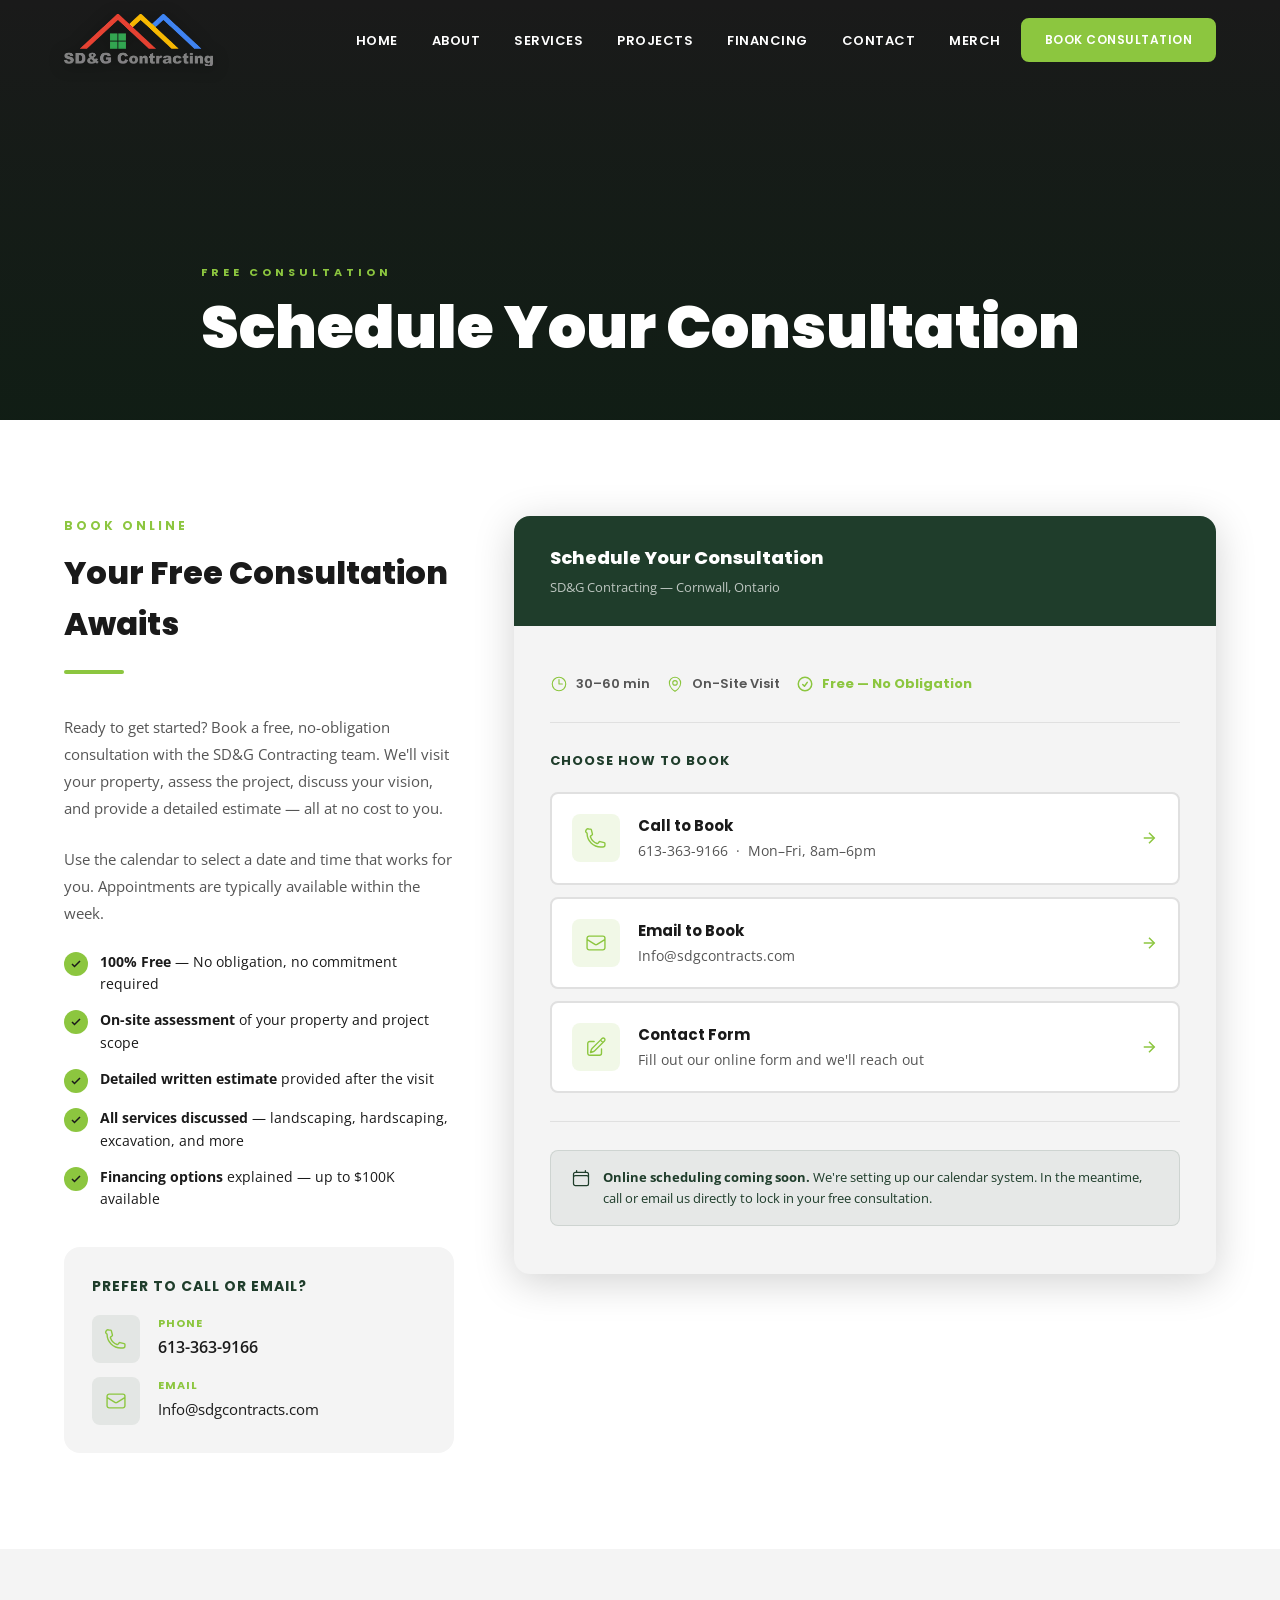
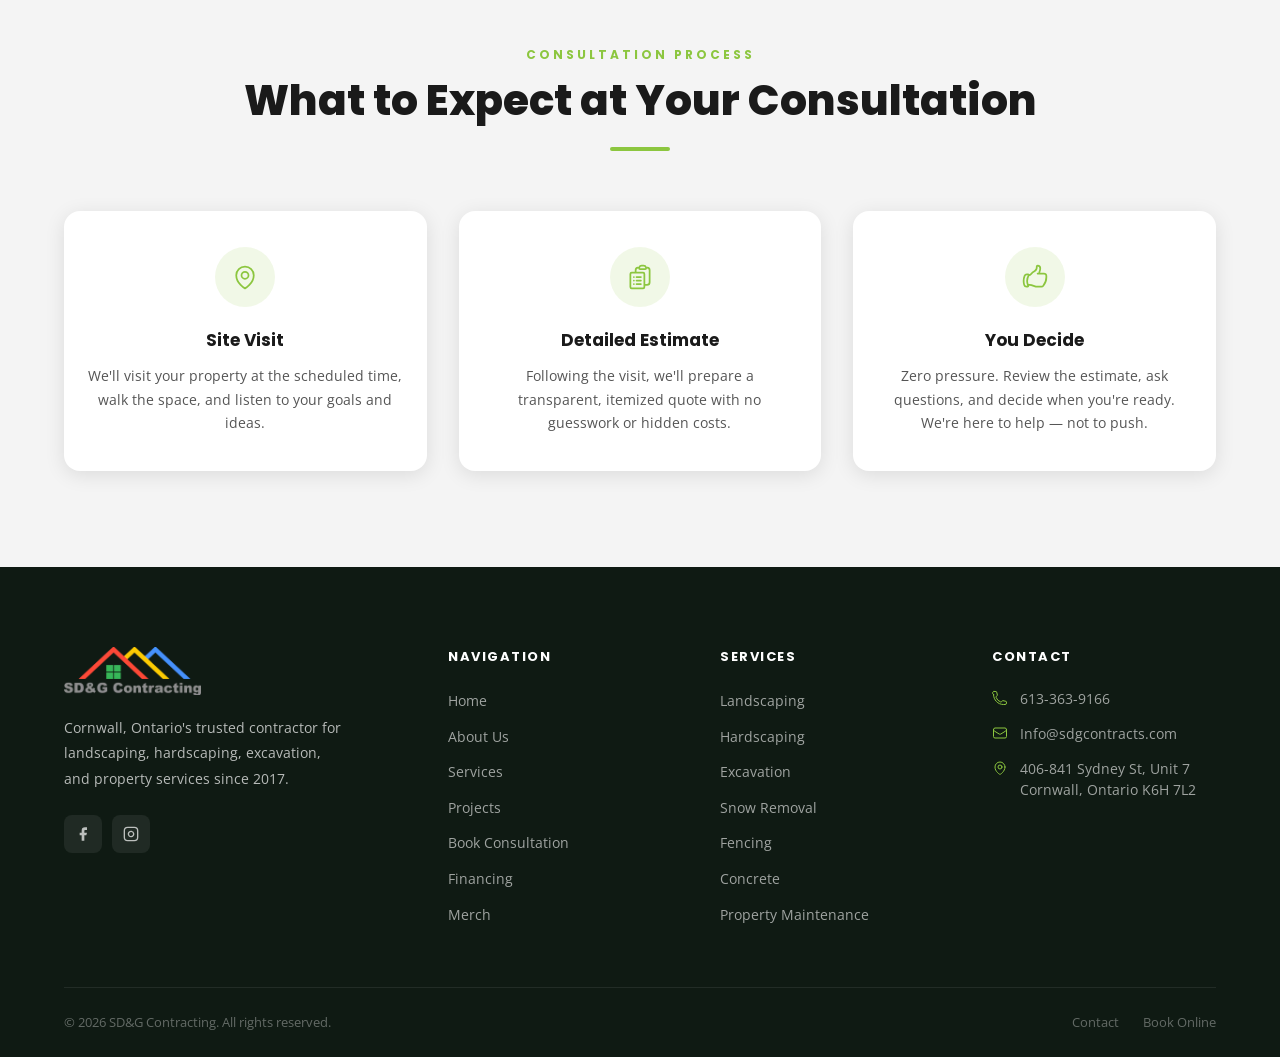
<file: book.html>
<!DOCTYPE html>
<html lang="en">
<head>
  <meta charset="UTF-8" />
  <meta name="viewport" content="width=device-width, initial-scale=1.0" />
  <title>Book a Consultation | SD&amp;G Contracting</title>
  <meta name="description" content="Book a free consultation with SD&amp;G Contracting in Cornwall, Ontario. Schedule online through Calendly or call 613-363-9166." />
  <link rel="stylesheet" href="css/style.css" />
  <link rel="icon" type="image/png" href="brand_assets/SD&G Contracting Logo.png" />
</head>
<body>

<!-- NAVIGATION -->
<nav class="navbar" id="navbar">
  <div class="container">
    <a href="index.html" class="nav-logo">
      <img src="brand_assets/SD&G Contracting Logo.png" alt="SD&amp;G Contracting" />
    </a>
    <ul class="nav-links">
      <li><a href="index.html">Home</a></li>
      <li><a href="about.html">About</a></li>
      <li><a href="services.html">Services</a></li>
      <li><a href="projects.html">Projects</a></li>
      <li><a href="financing.html">Financing</a></li>
      <li><a href="contact.html">Contact</a></li>
      <li><a href="merch.html">Merch</a></li>
      <li><a href="book.html" class="btn btn-primary active">Book Consultation</a></li>
    </ul>
    <button class="nav-toggle" aria-label="Toggle menu"><span></span><span></span><span></span></button>
  </div>
</nav>
<nav class="nav-mobile">
  <a href="index.html">Home</a>
  <a href="about.html">About</a>
  <a href="services.html">Services</a>
  <a href="projects.html">Projects</a>
  <a href="financing.html">Financing</a>
  <a href="contact.html">Contact</a>
  <a href="merch.html">Merch</a>
  <a href="book.html" class="btn btn-primary active">Book Consultation</a>
</nav>

<!-- PAGE HERO -->
<section class="page-hero">
  <div class="page-hero-bg" style="background-image: url('https://images.unsplash.com/photo-1521737711867-e3b97375f902?w=1600&q=80');"></div>
  <div class="page-hero-overlay"></div>
  <div class="container page-hero-content">
    <span class="page-hero-label">Free Consultation</span>
    <h1 class="page-hero-title">Schedule Your Consultation</h1>
  </div>
</section>

<!-- BOOKING SECTION -->
<section class="section">
  <div class="container">
    <div class="book-grid">

      <!-- Left: Info Panel -->
      <div class="book-info fade-up">
        <span class="section-label">Book Online</span>
        <h2>Your Free Consultation Awaits</h2>
        <div class="divider"></div>
        <p>
          Ready to get started? Book a free, no-obligation consultation with the SD&amp;G Contracting team. We'll visit your property, assess the project, discuss your vision, and provide a detailed estimate — all at no cost to you.
        </p>
        <p>
          Use the calendar to select a date and time that works for you. Appointments are typically available within the week.
        </p>

        <div class="book-features">
          <div class="book-feature">
            <div class="book-feature-dot">
              <svg xmlns="http://www.w3.org/2000/svg" fill="none" viewBox="0 0 24 24" stroke-width="3" stroke="currentColor"><polyline points="20 6 9 17 4 12"></polyline></svg>
            </div>
            <span><strong>100% Free</strong> — No obligation, no commitment required</span>
          </div>
          <div class="book-feature">
            <div class="book-feature-dot">
              <svg xmlns="http://www.w3.org/2000/svg" fill="none" viewBox="0 0 24 24" stroke-width="3" stroke="currentColor"><polyline points="20 6 9 17 4 12"></polyline></svg>
            </div>
            <span><strong>On-site assessment</strong> of your property and project scope</span>
          </div>
          <div class="book-feature">
            <div class="book-feature-dot">
              <svg xmlns="http://www.w3.org/2000/svg" fill="none" viewBox="0 0 24 24" stroke-width="3" stroke="currentColor"><polyline points="20 6 9 17 4 12"></polyline></svg>
            </div>
            <span><strong>Detailed written estimate</strong> provided after the visit</span>
          </div>
          <div class="book-feature">
            <div class="book-feature-dot">
              <svg xmlns="http://www.w3.org/2000/svg" fill="none" viewBox="0 0 24 24" stroke-width="3" stroke="currentColor"><polyline points="20 6 9 17 4 12"></polyline></svg>
            </div>
            <span><strong>All services discussed</strong> — landscaping, hardscaping, excavation, and more</span>
          </div>
          <div class="book-feature">
            <div class="book-feature-dot">
              <svg xmlns="http://www.w3.org/2000/svg" fill="none" viewBox="0 0 24 24" stroke-width="3" stroke="currentColor"><polyline points="20 6 9 17 4 12"></polyline></svg>
            </div>
            <span><strong>Financing options</strong> explained — up to $100K available</span>
          </div>
        </div>

        <!-- Contact Alternatives -->
        <div style="background:var(--gray-light); border-radius:var(--radius-lg); padding:28px; margin-top:8px;">
          <h4 style="font-family:var(--font-head); font-size:14px; font-weight:700; text-transform:uppercase; letter-spacing:1px; color:var(--green-dark); margin-bottom:18px;">Prefer to Call or Email?</h4>

          <div class="contact-info-item" style="margin-bottom:14px;">
            <div class="contact-info-icon" style="background:rgba(31,61,43,0.08);">
              <svg xmlns="http://www.w3.org/2000/svg" fill="none" viewBox="0 0 24 24" stroke-width="1.5" stroke="currentColor"><path stroke-linecap="round" stroke-linejoin="round" d="M2.25 6.75c0 8.284 6.716 15 15 15h2.25a2.25 2.25 0 002.25-2.25v-1.372c0-.516-.351-.966-.852-1.091l-4.423-1.106c-.44-.11-.902.055-1.173.417l-.97 1.293c-.282.376-.769.542-1.21.38a12.035 12.035 0 01-7.143-7.143c-.162-.441.004-.928.38-1.21l1.293-.97c.363-.271.527-.734.417-1.173L6.963 3.102a1.125 1.125 0 00-1.091-.852H4.5A2.25 2.25 0 002.25 6.75z" /></svg>
            </div>
            <div>
              <h4 style="font-family:var(--font-head); font-size:11px; font-weight:700; text-transform:uppercase; letter-spacing:1px; color:var(--green-accent); margin-bottom:2px;">Phone</h4>
              <a href="tel:6133639166" style="font-size:16px; font-weight:600; color:var(--charcoal);">613-363-9166</a>
            </div>
          </div>

          <div class="contact-info-item">
            <div class="contact-info-icon" style="background:rgba(31,61,43,0.08);">
              <svg xmlns="http://www.w3.org/2000/svg" fill="none" viewBox="0 0 24 24" stroke-width="1.5" stroke="currentColor"><path stroke-linecap="round" stroke-linejoin="round" d="M21.75 6.75v10.5a2.25 2.25 0 01-2.25 2.25h-15a2.25 2.25 0 01-2.25-2.25V6.75m19.5 0A2.25 2.25 0 0019.5 4.5h-15a2.25 2.25 0 00-2.25 2.25m19.5 0v.243a2.25 2.25 0 01-1.07 1.916l-7.5 4.615a2.25 2.25 0 01-2.36 0L3.32 8.91a2.25 2.25 0 01-1.07-1.916V6.75" /></svg>
            </div>
            <div>
              <h4 style="font-family:var(--font-head); font-size:11px; font-weight:700; text-transform:uppercase; letter-spacing:1px; color:var(--green-accent); margin-bottom:2px;">Email</h4>
              <a href="mailto:Info@sdgcontracts.com" style="font-size:15px; color:var(--charcoal);">Info@sdgcontracts.com</a>
            </div>
          </div>
        </div>
      </div>

      <!-- Right: Booking Placeholder -->
      <div class="fade-up">
        <div style="background:var(--gray-light); border-radius:var(--radius-lg); overflow:hidden; box-shadow:var(--shadow-lg);">

          <!-- Header bar -->
          <div style="background:var(--green-dark); padding:28px 36px;">
            <div style="font-family:var(--font-head); font-size:18px; font-weight:800; color:var(--white); margin-bottom:4px;">Schedule Your Consultation</div>
            <div style="font-size:13px; color:rgba(255,255,255,0.7);">SD&amp;G Contracting — Cornwall, Ontario</div>
          </div>

          <!-- Body -->
          <div style="padding:48px 36px; display:flex; flex-direction:column; gap:28px;">

            <!-- Duration / type -->
            <div style="display:flex; gap:16px; flex-wrap:wrap;">
              <div style="display:flex; align-items:center; gap:8px; font-family:var(--font-head); font-size:13px; font-weight:600; color:var(--gray-text);">
                <svg xmlns="http://www.w3.org/2000/svg" fill="none" viewBox="0 0 24 24" stroke-width="1.5" stroke="#8cc63f" width="18" height="18"><path stroke-linecap="round" stroke-linejoin="round" d="M12 6v6h4.5m4.5 0a9 9 0 11-18 0 9 9 0 0118 0z" /></svg>
                30–60 min
              </div>
              <div style="display:flex; align-items:center; gap:8px; font-family:var(--font-head); font-size:13px; font-weight:600; color:var(--gray-text);">
                <svg xmlns="http://www.w3.org/2000/svg" fill="none" viewBox="0 0 24 24" stroke-width="1.5" stroke="#8cc63f" width="18" height="18"><path stroke-linecap="round" stroke-linejoin="round" d="M15 10.5a3 3 0 11-6 0 3 3 0 016 0z" /><path stroke-linecap="round" stroke-linejoin="round" d="M19.5 10.5c0 7.142-7.5 11.25-7.5 11.25S4.5 17.642 4.5 10.5a7.5 7.5 0 1115 0z" /></svg>
                On-Site Visit
              </div>
              <div style="display:flex; align-items:center; gap:8px; font-family:var(--font-head); font-size:13px; font-weight:700; color:var(--green-accent);">
                <svg xmlns="http://www.w3.org/2000/svg" fill="none" viewBox="0 0 24 24" stroke-width="2" stroke="#8cc63f" width="18" height="18"><path stroke-linecap="round" stroke-linejoin="round" d="M9 12.75L11.25 15 15 9.75M21 12a9 9 0 11-18 0 9 9 0 0118 0z" /></svg>
                Free — No Obligation
              </div>
            </div>

            <hr style="border:none; border-top:1px solid var(--gray-mid);" />

            <!-- Booking options -->
            <div>
              <p style="font-family:var(--font-head); font-size:13px; font-weight:700; text-transform:uppercase; letter-spacing:1px; color:var(--green-dark); margin-bottom:20px;">Choose How to Book</p>

              <!-- Phone option -->
              <a href="tel:6133639166" style="display:flex; align-items:center; gap:18px; padding:20px; background:var(--white); border-radius:var(--radius); margin-bottom:12px; border:2px solid var(--gray-mid); text-decoration:none; transition:border-color 0.2s, box-shadow 0.2s;" onmouseover="this.style.borderColor='var(--green-accent)';this.style.boxShadow='0 4px 16px rgba(140,198,63,0.15)'" onmouseout="this.style.borderColor='var(--gray-mid)';this.style.boxShadow='none'">
                <div style="width:48px;height:48px;background:rgba(140,198,63,0.12);border-radius:var(--radius);display:flex;align-items:center;justify-content:center;flex-shrink:0;">
                  <svg xmlns="http://www.w3.org/2000/svg" fill="none" viewBox="0 0 24 24" stroke-width="1.5" stroke="#8cc63f" width="22" height="22"><path stroke-linecap="round" stroke-linejoin="round" d="M2.25 6.75c0 8.284 6.716 15 15 15h2.25a2.25 2.25 0 002.25-2.25v-1.372c0-.516-.351-.966-.852-1.091l-4.423-1.106c-.44-.11-.902.055-1.173.417l-.97 1.293c-.282.376-.769.542-1.21.38a12.035 12.035 0 01-7.143-7.143c-.162-.441.004-.928.38-1.21l1.293-.97c.363-.271.527-.734.417-1.173L6.963 3.102a1.125 1.125 0 00-1.091-.852H4.5A2.25 2.25 0 002.25 6.75z" /></svg>
                </div>
                <div style="flex:1;">
                  <div style="font-family:var(--font-head);font-size:15px;font-weight:700;color:var(--charcoal);margin-bottom:2px;">Call to Book</div>
                  <div style="font-size:14px;color:var(--gray-text);">613-363-9166 &nbsp;·&nbsp; Mon–Fri, 8am–6pm</div>
                </div>
                <svg xmlns="http://www.w3.org/2000/svg" fill="none" viewBox="0 0 24 24" stroke-width="2" stroke="#8cc63f" width="18" height="18"><line x1="5" y1="12" x2="19" y2="12"></line><polyline points="12 5 19 12 12 19"></polyline></svg>
              </a>

              <!-- Email option -->
              <a href="mailto:Info@sdgcontracts.com?subject=Consultation Request&body=Hi SD%26G Team,%0A%0AI'd like to book a free consultation. Here are my details:%0A%0AName:%0AAddress:%0AService Interested In:%0APreferred Date/Time:%0A%0AThanks!" style="display:flex; align-items:center; gap:18px; padding:20px; background:var(--white); border-radius:var(--radius); margin-bottom:12px; border:2px solid var(--gray-mid); text-decoration:none; transition:border-color 0.2s, box-shadow 0.2s;" onmouseover="this.style.borderColor='var(--green-accent)';this.style.boxShadow='0 4px 16px rgba(140,198,63,0.15)'" onmouseout="this.style.borderColor='var(--gray-mid)';this.style.boxShadow='none'">
                <div style="width:48px;height:48px;background:rgba(140,198,63,0.12);border-radius:var(--radius);display:flex;align-items:center;justify-content:center;flex-shrink:0;">
                  <svg xmlns="http://www.w3.org/2000/svg" fill="none" viewBox="0 0 24 24" stroke-width="1.5" stroke="#8cc63f" width="22" height="22"><path stroke-linecap="round" stroke-linejoin="round" d="M21.75 6.75v10.5a2.25 2.25 0 01-2.25 2.25h-15a2.25 2.25 0 01-2.25-2.25V6.75m19.5 0A2.25 2.25 0 0019.5 4.5h-15a2.25 2.25 0 00-2.25 2.25m19.5 0v.243a2.25 2.25 0 01-1.07 1.916l-7.5 4.615a2.25 2.25 0 01-2.36 0L3.32 8.91a2.25 2.25 0 01-1.07-1.916V6.75" /></svg>
                </div>
                <div style="flex:1;">
                  <div style="font-family:var(--font-head);font-size:15px;font-weight:700;color:var(--charcoal);margin-bottom:2px;">Email to Book</div>
                  <div style="font-size:14px;color:var(--gray-text);">Info@sdgcontracts.com</div>
                </div>
                <svg xmlns="http://www.w3.org/2000/svg" fill="none" viewBox="0 0 24 24" stroke-width="2" stroke="#8cc63f" width="18" height="18"><line x1="5" y1="12" x2="19" y2="12"></line><polyline points="12 5 19 12 12 19"></polyline></svg>
              </a>

              <!-- Online form option -->
              <a href="contact.html" style="display:flex; align-items:center; gap:18px; padding:20px; background:var(--white); border-radius:var(--radius); border:2px solid var(--gray-mid); text-decoration:none; transition:border-color 0.2s, box-shadow 0.2s;" onmouseover="this.style.borderColor='var(--green-accent)';this.style.boxShadow='0 4px 16px rgba(140,198,63,0.15)'" onmouseout="this.style.borderColor='var(--gray-mid)';this.style.boxShadow='none'">
                <div style="width:48px;height:48px;background:rgba(140,198,63,0.12);border-radius:var(--radius);display:flex;align-items:center;justify-content:center;flex-shrink:0;">
                  <svg xmlns="http://www.w3.org/2000/svg" fill="none" viewBox="0 0 24 24" stroke-width="1.5" stroke="#8cc63f" width="22" height="22"><path stroke-linecap="round" stroke-linejoin="round" d="M16.862 4.487l1.687-1.688a1.875 1.875 0 112.652 2.652L10.582 16.07a4.5 4.5 0 01-1.897 1.13L6 18l.8-2.685a4.5 4.5 0 011.13-1.897l8.932-8.931zm0 0L19.5 7.125M18 14v4.75A2.25 2.25 0 0115.75 21H5.25A2.25 2.25 0 013 18.75V8.25A2.25 2.25 0 015.25 6H10" /></svg>
                </div>
                <div style="flex:1;">
                  <div style="font-family:var(--font-head);font-size:15px;font-weight:700;color:var(--charcoal);margin-bottom:2px;">Contact Form</div>
                  <div style="font-size:14px;color:var(--gray-text);">Fill out our online form and we'll reach out</div>
                </div>
                <svg xmlns="http://www.w3.org/2000/svg" fill="none" viewBox="0 0 24 24" stroke-width="2" stroke="#8cc63f" width="18" height="18"><line x1="5" y1="12" x2="19" y2="12"></line><polyline points="12 5 19 12 12 19"></polyline></svg>
              </a>
            </div>

            <hr style="border:none; border-top:1px solid var(--gray-mid);" />

            <!-- Online scheduling coming soon notice -->
            <div style="background:rgba(31,61,43,0.06); border:1px solid rgba(31,61,43,0.12); border-radius:var(--radius); padding:16px 20px; display:flex; align-items:flex-start; gap:12px;">
              <svg xmlns="http://www.w3.org/2000/svg" fill="none" viewBox="0 0 24 24" stroke-width="1.5" stroke="#1f3d2b" width="20" height="20" style="flex-shrink:0;margin-top:1px;"><path stroke-linecap="round" stroke-linejoin="round" d="M6.75 3v2.25M17.25 3v2.25M3 18.75V7.5a2.25 2.25 0 012.25-2.25h13.5A2.25 2.25 0 0121 7.5v11.25m-18 0A2.25 2.25 0 005.25 21h13.5A2.25 2.25 0 0021 18.75m-18 0v-7.5A2.25 2.25 0 015.25 9h13.5A2.25 2.25 0 0121 11.25v7.5" /></svg>
              <p style="font-size:13px;color:var(--green-dark);line-height:1.6;"><strong>Online scheduling coming soon.</strong> We're setting up our calendar system. In the meantime, call or email us directly to lock in your free consultation.</p>
            </div>

          </div>
        </div>
      </div>

    </div>
  </div>
</section>

<!-- WHAT TO EXPECT -->
<section class="section section--gray">
  <div class="container">
    <div class="text-center fade-up" style="margin-bottom:60px;">
      <span class="section-label">Consultation Process</span>
      <h2 class="section-title">What to Expect at Your Consultation</h2>
      <div class="divider divider--center"></div>
    </div>

    <div style="display:grid; grid-template-columns:repeat(3,1fr); gap:32px;">
      <div style="text-align:center; padding:36px 24px; background:var(--white); border-radius:var(--radius-lg); box-shadow:var(--shadow);" class="fade-up">
        <div style="width:60px;height:60px;background:rgba(140,198,63,0.12);border-radius:50%;display:flex;align-items:center;justify-content:center;margin:0 auto 20px;">
          <svg xmlns="http://www.w3.org/2000/svg" fill="none" viewBox="0 0 24 24" stroke-width="1.5" stroke="#8cc63f" width="28" height="28"><path stroke-linecap="round" stroke-linejoin="round" d="M15 10.5a3 3 0 11-6 0 3 3 0 016 0z" /><path stroke-linecap="round" stroke-linejoin="round" d="M19.5 10.5c0 7.142-7.5 11.25-7.5 11.25S4.5 17.642 4.5 10.5a7.5 7.5 0 1115 0z" /></svg>
        </div>
        <h3 style="font-family:var(--font-head);font-size:17px;font-weight:700;margin-bottom:10px;">Site Visit</h3>
        <p style="font-size:14px;color:var(--gray-text);line-height:1.7;">We'll visit your property at the scheduled time, walk the space, and listen to your goals and ideas.</p>
      </div>

      <div style="text-align:center; padding:36px 24px; background:var(--white); border-radius:var(--radius-lg); box-shadow:var(--shadow);" class="fade-up">
        <div style="width:60px;height:60px;background:rgba(140,198,63,0.12);border-radius:50%;display:flex;align-items:center;justify-content:center;margin:0 auto 20px;">
          <svg xmlns="http://www.w3.org/2000/svg" fill="none" viewBox="0 0 24 24" stroke-width="1.5" stroke="#8cc63f" width="28" height="28"><path stroke-linecap="round" stroke-linejoin="round" d="M9 12h3.75M9 15h3.75M9 18h3.75m3 .75H18a2.25 2.25 0 002.25-2.25V6.108c0-1.135-.845-2.098-1.976-2.192a48.424 48.424 0 00-1.123-.08m-5.801 0c-.065.21-.1.433-.1.664 0 .414.336.75.75.75h4.5a.75.75 0 00.75-.75 2.25 2.25 0 00-.1-.664m-5.8 0A2.251 2.251 0 0113.5 2.25H15c1.012 0 1.867.668 2.15 1.586m-5.8 0c-.376.023-.75.05-1.124.08C9.095 4.01 8.25 4.973 8.25 6.108V8.25m0 0H4.875c-.621 0-1.125.504-1.125 1.125v11.25c0 .621.504 1.125 1.125 1.125h9.75c.621 0 1.125-.504 1.125-1.125V9.375c0-.621-.504-1.125-1.125-1.125H8.25zM6.75 12h.008v.008H6.75V12zm0 3h.008v.008H6.75V15zm0 3h.008v.008H6.75V18z" /></svg>
        </div>
        <h3 style="font-family:var(--font-head);font-size:17px;font-weight:700;margin-bottom:10px;">Detailed Estimate</h3>
        <p style="font-size:14px;color:var(--gray-text);line-height:1.7;">Following the visit, we'll prepare a transparent, itemized quote with no guesswork or hidden costs.</p>
      </div>

      <div style="text-align:center; padding:36px 24px; background:var(--white); border-radius:var(--radius-lg); box-shadow:var(--shadow);" class="fade-up">
        <div style="width:60px;height:60px;background:rgba(140,198,63,0.12);border-radius:50%;display:flex;align-items:center;justify-content:center;margin:0 auto 20px;">
          <svg xmlns="http://www.w3.org/2000/svg" fill="none" viewBox="0 0 24 24" stroke-width="1.5" stroke="#8cc63f" width="28" height="28"><path stroke-linecap="round" stroke-linejoin="round" d="M6.633 10.5c.806 0 1.533-.446 2.031-1.08a9.041 9.041 0 012.861-2.4c.723-.384 1.35-.956 1.653-1.715a4.498 4.498 0 00.322-1.672V3a.75.75 0 01.75-.75A2.25 2.25 0 0116.5 4.5c0 1.152-.26 2.243-.723 3.218-.266.558.107 1.282.725 1.282h3.126c1.026 0 1.945.694 2.054 1.715.045.422.068.85.068 1.285a11.95 11.95 0 01-2.649 7.521c-.388.482-.987.729-1.605.729H13.48c-.483 0-.964-.078-1.423-.23l-3.114-1.04a4.501 4.501 0 00-1.423-.23H5.904M14.25 9h2.25M5.904 18.75c.083.205.173.405.27.602.197.4-.078.898-.523.898h-.908c-.889 0-1.713-.518-1.972-1.368a12 12 0 01-.521-3.507c0-1.553.295-3.036.831-4.398C3.387 10.203 4.167 9.75 5 9.75h1.053c.472 0 .745.556.5.96a8.958 8.958 0 00-1.302 4.665c0 1.194.232 2.333.654 3.375z" /></svg>
        </div>
        <h3 style="font-family:var(--font-head);font-size:17px;font-weight:700;margin-bottom:10px;">You Decide</h3>
        <p style="font-size:14px;color:var(--gray-text);line-height:1.7;">Zero pressure. Review the estimate, ask questions, and decide when you're ready. We're here to help — not to push.</p>
      </div>
    </div>
  </div>
</section>

<!-- FOOTER -->
<footer class="footer">
  <div class="container">
    <div class="footer-grid">
      <div class="footer-brand">
        <img src="brand_assets/SD&G Contracting Logo.png" alt="SD&amp;G Contracting" />
        <p>Cornwall, Ontario's trusted contractor for landscaping, hardscaping, excavation, and property services since 2017.</p>
        <div class="footer-social">
          <a href="https://www.facebook.com/sdgcontract/" target="_blank" rel="noopener" aria-label="Facebook"><svg xmlns="http://www.w3.org/2000/svg" viewBox="0 0 24 24" fill="currentColor"><path d="M18 2h-3a5 5 0 00-5 5v3H7v4h3v8h4v-8h3l1-4h-4V7a1 1 0 011-1h3z"/></svg></a>
          <a href="https://www.instagram.com/sdgcontracts/" target="_blank" rel="noopener" aria-label="Instagram"><svg xmlns="http://www.w3.org/2000/svg" viewBox="0 0 24 24" fill="none" stroke="currentColor" stroke-width="2"><rect x="2" y="2" width="20" height="20" rx="5" ry="5"/><path d="M16 11.37A4 4 0 1112.63 8 4 4 0 0116 11.37z"/><line x1="17.5" y1="6.5" x2="17.51" y2="6.5"/></svg></a>
        </div>
      </div>
      <div class="footer-col">
        <h4>Navigation</h4>
        <ul>
          <li><a href="index.html">Home</a></li>
          <li><a href="about.html">About Us</a></li>
          <li><a href="services.html">Services</a></li>
          <li><a href="projects.html">Projects</a></li>
          <li><a href="book.html">Book Consultation</a></li>
          <li><a href="financing.html">Financing</a></li>
          <li><a href="merch.html">Merch</a></li>
        </ul>
      </div>
      <div class="footer-col">
        <h4>Services</h4>
        <ul>
          <li><a href="services.html#landscaping">Landscaping</a></li>
          <li><a href="services.html#hardscaping">Hardscaping</a></li>
          <li><a href="services.html#excavation">Excavation</a></li>
          <li><a href="services.html#snow">Snow Removal</a></li>
          <li><a href="services.html#fencing">Fencing</a></li>
          <li><a href="services.html#concrete">Concrete</a></li>
          <li><a href="services.html#maintenance">Property Maintenance</a></li>
        </ul>
      </div>
      <div class="footer-col">
        <h4>Contact</h4>
        <div class="footer-contact-item">
          <svg xmlns="http://www.w3.org/2000/svg" fill="none" viewBox="0 0 24 24" stroke-width="1.5" stroke="currentColor"><path stroke-linecap="round" stroke-linejoin="round" d="M2.25 6.75c0 8.284 6.716 15 15 15h2.25a2.25 2.25 0 002.25-2.25v-1.372c0-.516-.351-.966-.852-1.091l-4.423-1.106c-.44-.11-.902.055-1.173.417l-.97 1.293c-.282.376-.769.542-1.21.38a12.035 12.035 0 01-7.143-7.143c-.162-.441.004-.928.38-1.21l1.293-.97c.363-.271.527-.734.417-1.173L6.963 3.102a1.125 1.125 0 00-1.091-.852H4.5A2.25 2.25 0 002.25 6.75z" /></svg>
          <a href="tel:6133639166">613-363-9166</a>
        </div>
        <div class="footer-contact-item">
          <svg xmlns="http://www.w3.org/2000/svg" fill="none" viewBox="0 0 24 24" stroke-width="1.5" stroke="currentColor"><path stroke-linecap="round" stroke-linejoin="round" d="M21.75 6.75v10.5a2.25 2.25 0 01-2.25 2.25h-15a2.25 2.25 0 01-2.25-2.25V6.75m19.5 0A2.25 2.25 0 0019.5 4.5h-15a2.25 2.25 0 00-2.25 2.25m19.5 0v.243a2.25 2.25 0 01-1.07 1.916l-7.5 4.615a2.25 2.25 0 01-2.36 0L3.32 8.91a2.25 2.25 0 01-1.07-1.916V6.75" /></svg>
          <a href="mailto:Info@sdgcontracts.com">Info@sdgcontracts.com</a>
        </div>
        <div class="footer-contact-item">
          <svg xmlns="http://www.w3.org/2000/svg" fill="none" viewBox="0 0 24 24" stroke-width="1.5" stroke="currentColor"><path stroke-linecap="round" stroke-linejoin="round" d="M15 10.5a3 3 0 11-6 0 3 3 0 016 0z" /><path stroke-linecap="round" stroke-linejoin="round" d="M19.5 10.5c0 7.142-7.5 11.25-7.5 11.25S4.5 17.642 4.5 10.5a7.5 7.5 0 1115 0z" /></svg>
          <span>406-841 Sydney St, Unit 7<br />Cornwall, Ontario K6H 7L2</span>
        </div>
      </div>
    </div>
    <div class="footer-bottom">
      <p>&copy; 2026 SD&amp;G Contracting. All rights reserved.</p>
      <div class="footer-bottom-links">
        <a href="contact.html">Contact</a>
        <a href="book.html">Book Online</a>
      </div>
    </div>
  </div>
</footer>

<script src="js/main.js"></script>
</body>
</html>
</file>
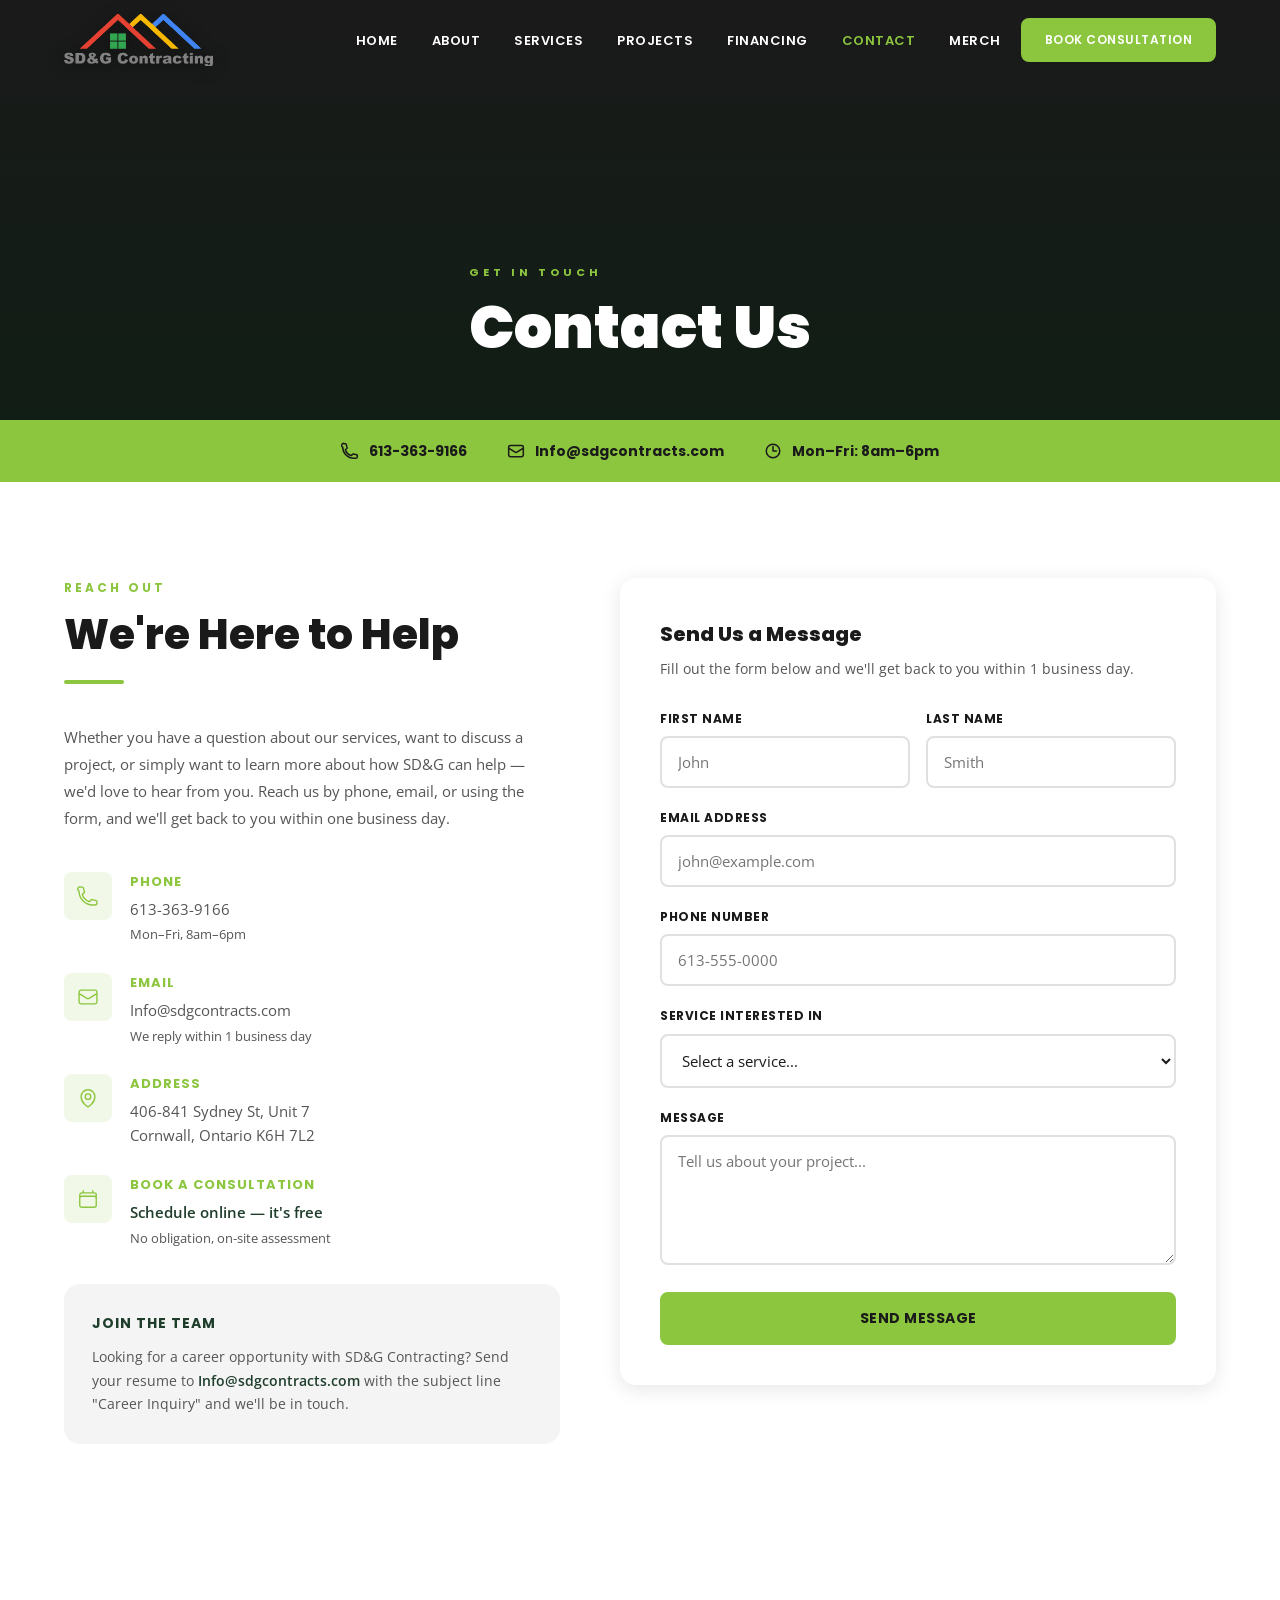
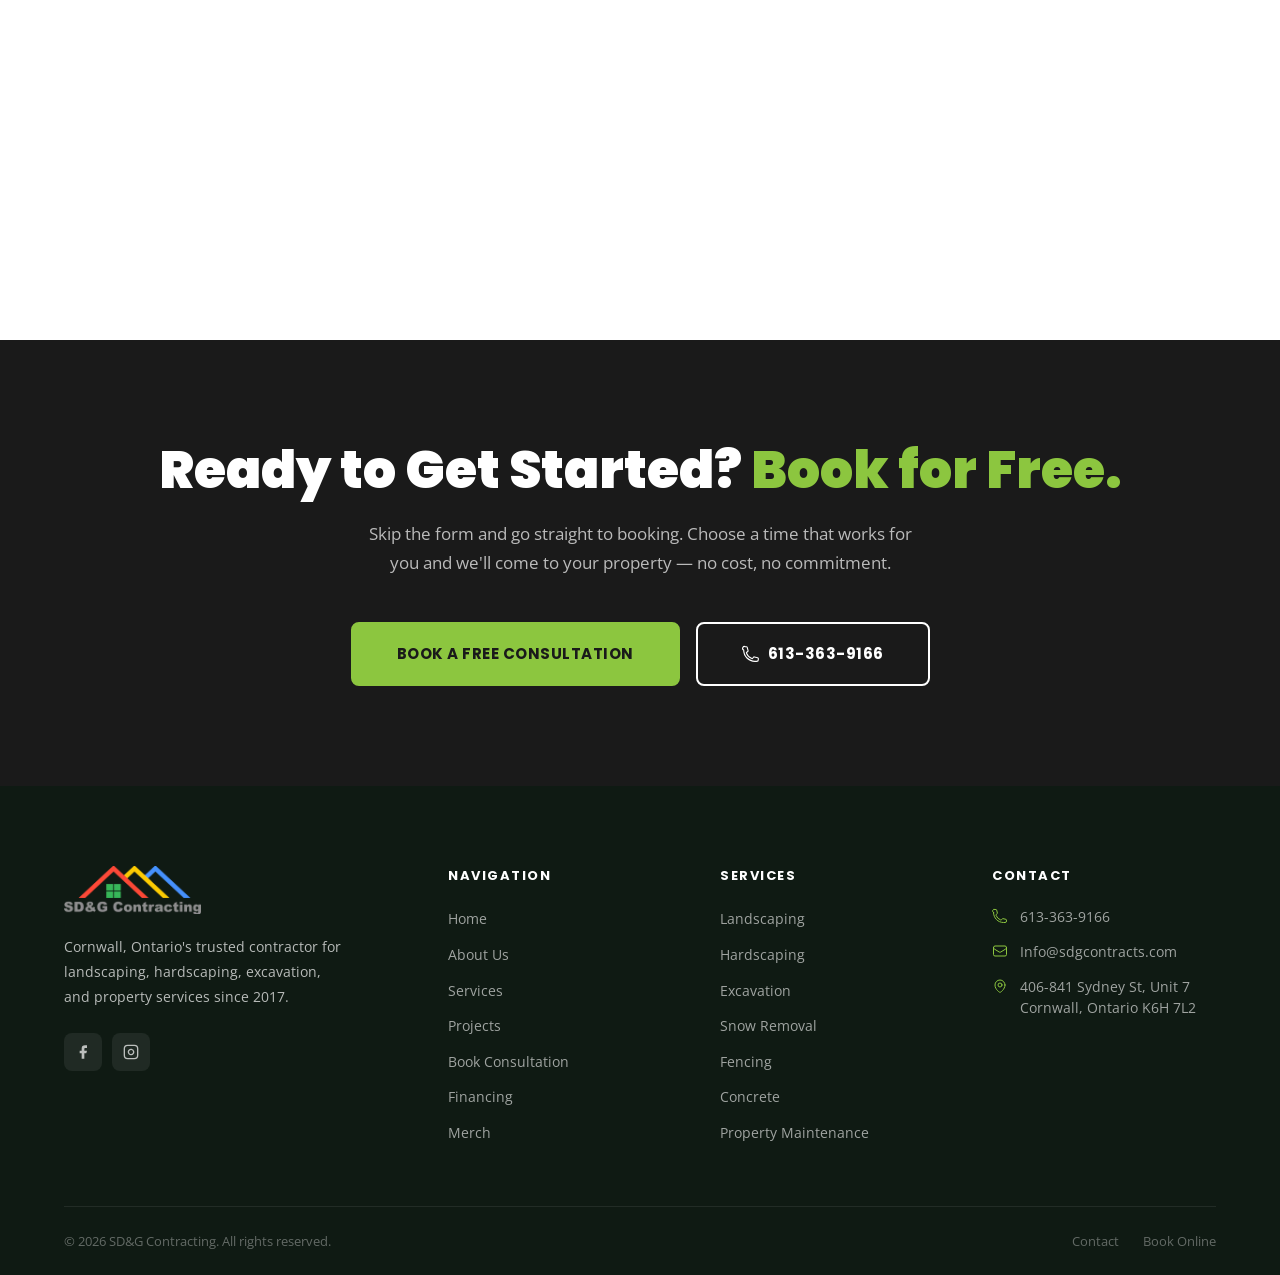
<file: contact.html>
<!DOCTYPE html>
<html lang="en">
<head>
  <meta charset="UTF-8" />
  <meta name="viewport" content="width=device-width, initial-scale=1.0" />
  <title>Contact | SD&amp;G Contracting</title>
  <meta name="description" content="Contact SD&amp;G Contracting in Cornwall, Ontario. Call 613-363-9166, email Info@sdgcontracts.com, or fill out our contact form." />
  <link rel="stylesheet" href="css/style.css" />
  <link rel="icon" type="image/png" href="brand_assets/SD&G Contracting Logo.png" />
</head>
<body>

<!-- NAVIGATION -->
<nav class="navbar" id="navbar">
  <div class="container">
    <a href="index.html" class="nav-logo">
      <img src="brand_assets/SD&G Contracting Logo.png" alt="SD&amp;G Contracting" />
    </a>
    <ul class="nav-links">
      <li><a href="index.html">Home</a></li>
      <li><a href="about.html">About</a></li>
      <li><a href="services.html">Services</a></li>
      <li><a href="projects.html">Projects</a></li>
      <li><a href="financing.html">Financing</a></li>
      <li><a href="contact.html" class="active">Contact</a></li>
      <li><a href="merch.html">Merch</a></li>
      <li><a href="book.html" class="btn btn-primary">Book Consultation</a></li>
    </ul>
    <button class="nav-toggle" aria-label="Toggle menu"><span></span><span></span><span></span></button>
  </div>
</nav>
<nav class="nav-mobile">
  <a href="index.html">Home</a>
  <a href="about.html">About</a>
  <a href="services.html">Services</a>
  <a href="projects.html">Projects</a>
  <a href="financing.html">Financing</a>
  <a href="contact.html" class="active">Contact</a>
  <a href="merch.html">Merch</a>
  <a href="book.html" class="btn btn-primary">Book Consultation</a>
</nav>

<!-- PAGE HERO -->
<section class="page-hero">
  <div class="page-hero-bg" style="background-image: url('https://images.unsplash.com/photo-1497366216548-37526070297c?w=1600&q=80');"></div>
  <div class="page-hero-overlay"></div>
  <div class="container page-hero-content">
    <span class="page-hero-label">Get in Touch</span>
    <h1 class="page-hero-title">Contact Us</h1>
  </div>
</section>

<!-- CONTACT STRIP -->
<div class="contact-strip">
  <div class="container">
    <div class="contact-strip-item">
      <svg xmlns="http://www.w3.org/2000/svg" fill="none" viewBox="0 0 24 24" stroke-width="2" stroke="currentColor"><path stroke-linecap="round" stroke-linejoin="round" d="M2.25 6.75c0 8.284 6.716 15 15 15h2.25a2.25 2.25 0 002.25-2.25v-1.372c0-.516-.351-.966-.852-1.091l-4.423-1.106c-.44-.11-.902.055-1.173.417l-.97 1.293c-.282.376-.769.542-1.21.38a12.035 12.035 0 01-7.143-7.143c-.162-.441.004-.928.38-1.21l1.293-.97c.363-.271.527-.734.417-1.173L6.963 3.102a1.125 1.125 0 00-1.091-.852H4.5A2.25 2.25 0 002.25 6.75z" /></svg>
      <a href="tel:6133639166">613-363-9166</a>
    </div>
    <div class="contact-strip-item">
      <svg xmlns="http://www.w3.org/2000/svg" fill="none" viewBox="0 0 24 24" stroke-width="2" stroke="currentColor"><path stroke-linecap="round" stroke-linejoin="round" d="M21.75 6.75v10.5a2.25 2.25 0 01-2.25 2.25h-15a2.25 2.25 0 01-2.25-2.25V6.75m19.5 0A2.25 2.25 0 0019.5 4.5h-15a2.25 2.25 0 00-2.25 2.25m19.5 0v.243a2.25 2.25 0 01-1.07 1.916l-7.5 4.615a2.25 2.25 0 01-2.36 0L3.32 8.91a2.25 2.25 0 01-1.07-1.916V6.75" /></svg>
      <a href="mailto:Info@sdgcontracts.com">Info@sdgcontracts.com</a>
    </div>
    <div class="contact-strip-item">
      <svg xmlns="http://www.w3.org/2000/svg" fill="none" viewBox="0 0 24 24" stroke-width="2" stroke="currentColor"><path stroke-linecap="round" stroke-linejoin="round" d="M12 6v6h4.5m4.5 0a9 9 0 11-18 0 9 9 0 0118 0z" /></svg>
      Mon–Fri: 8am–6pm
    </div>
  </div>
</div>

<!-- MAIN CONTACT SECTION -->
<section class="section">
  <div class="container">
    <div class="contact-grid">

      <!-- Info -->
      <div class="fade-up">
        <span class="section-label">Reach Out</span>
        <h2 class="section-title">We're Here to Help</h2>
        <div class="divider"></div>
        <p style="font-size:15px; color:var(--gray-text); line-height:1.8; margin-bottom:40px;">
          Whether you have a question about our services, want to discuss a project, or simply want to learn more about how SD&amp;G can help — we'd love to hear from you. Reach us by phone, email, or using the form, and we'll get back to you within one business day.
        </p>

        <div class="contact-info">
          <div class="contact-info-item">
            <div class="contact-info-icon">
              <svg xmlns="http://www.w3.org/2000/svg" fill="none" viewBox="0 0 24 24" stroke-width="1.5" stroke="currentColor"><path stroke-linecap="round" stroke-linejoin="round" d="M2.25 6.75c0 8.284 6.716 15 15 15h2.25a2.25 2.25 0 002.25-2.25v-1.372c0-.516-.351-.966-.852-1.091l-4.423-1.106c-.44-.11-.902.055-1.173.417l-.97 1.293c-.282.376-.769.542-1.21.38a12.035 12.035 0 01-7.143-7.143c-.162-.441.004-.928.38-1.21l1.293-.97c.363-.271.527-.734.417-1.173L6.963 3.102a1.125 1.125 0 00-1.091-.852H4.5A2.25 2.25 0 002.25 6.75z" /></svg>
            </div>
            <div>
              <h4>Phone</h4>
              <a href="tel:6133639166">613-363-9166</a>
              <p style="margin-top:2px; font-size:13px;">Mon–Fri, 8am–6pm</p>
            </div>
          </div>

          <div class="contact-info-item">
            <div class="contact-info-icon">
              <svg xmlns="http://www.w3.org/2000/svg" fill="none" viewBox="0 0 24 24" stroke-width="1.5" stroke="currentColor"><path stroke-linecap="round" stroke-linejoin="round" d="M21.75 6.75v10.5a2.25 2.25 0 01-2.25 2.25h-15a2.25 2.25 0 01-2.25-2.25V6.75m19.5 0A2.25 2.25 0 0019.5 4.5h-15a2.25 2.25 0 00-2.25 2.25m19.5 0v.243a2.25 2.25 0 01-1.07 1.916l-7.5 4.615a2.25 2.25 0 01-2.36 0L3.32 8.91a2.25 2.25 0 01-1.07-1.916V6.75" /></svg>
            </div>
            <div>
              <h4>Email</h4>
              <a href="mailto:Info@sdgcontracts.com">Info@sdgcontracts.com</a>
              <p style="margin-top:2px; font-size:13px;">We reply within 1 business day</p>
            </div>
          </div>

          <div class="contact-info-item">
            <div class="contact-info-icon">
              <svg xmlns="http://www.w3.org/2000/svg" fill="none" viewBox="0 0 24 24" stroke-width="1.5" stroke="currentColor"><path stroke-linecap="round" stroke-linejoin="round" d="M15 10.5a3 3 0 11-6 0 3 3 0 016 0z" /><path stroke-linecap="round" stroke-linejoin="round" d="M19.5 10.5c0 7.142-7.5 11.25-7.5 11.25S4.5 17.642 4.5 10.5a7.5 7.5 0 1115 0z" /></svg>
            </div>
            <div>
              <h4>Address</h4>
              <p>406-841 Sydney St, Unit 7</p>
              <p>Cornwall, Ontario K6H 7L2</p>
            </div>
          </div>

          <div class="contact-info-item">
            <div class="contact-info-icon">
              <svg xmlns="http://www.w3.org/2000/svg" fill="none" viewBox="0 0 24 24" stroke-width="1.5" stroke="currentColor"><path stroke-linecap="round" stroke-linejoin="round" d="M6.75 3v2.25M17.25 3v2.25M3 18.75V7.5a2.25 2.25 0 012.25-2.25h13.5A2.25 2.25 0 0121 7.5v11.25m-18 0A2.25 2.25 0 005.25 21h13.5A2.25 2.25 0 0021 18.75m-18 0v-7.5A2.25 2.25 0 015.25 9h13.5A2.25 2.25 0 0121 11.25v7.5" /></svg>
            </div>
            <div>
              <h4>Book a Consultation</h4>
              <a href="book.html" style="color:var(--green-dark); font-weight:600;">Schedule online — it's free</a>
              <p style="margin-top:2px; font-size:13px;">No obligation, on-site assessment</p>
            </div>
          </div>
        </div>

        <!-- Careers note -->
        <div style="background:var(--gray-light); border-radius:var(--radius-lg); padding:28px; margin-top:36px;">
          <h4 style="font-family:var(--font-head); font-size:14px; font-weight:700; text-transform:uppercase; letter-spacing:1px; color:var(--green-dark); margin-bottom:10px;">Join the Team</h4>
          <p style="font-size:14px; color:var(--gray-text); line-height:1.7;">Looking for a career opportunity with SD&amp;G Contracting? Send your resume to <a href="mailto:Info@sdgcontracts.com" style="color:var(--green-dark); font-weight:600;">Info@sdgcontracts.com</a> with the subject line "Career Inquiry" and we'll be in touch.</p>
        </div>
      </div>

      <!-- Form -->
      <div class="contact-form fade-up">
        <h3 style="font-family:var(--font-head); font-size:20px; font-weight:800; margin-bottom:8px;">Send Us a Message</h3>
        <p style="font-size:14px; color:var(--gray-text); margin-bottom:28px;">Fill out the form below and we'll get back to you within 1 business day.</p>

        <form class="js-contact-form" novalidate>
          <div class="form-row">
            <div class="form-group">
              <label for="fname">First Name</label>
              <input type="text" id="fname" name="first_name" placeholder="John" required />
            </div>
            <div class="form-group">
              <label for="lname">Last Name</label>
              <input type="text" id="lname" name="last_name" placeholder="Smith" required />
            </div>
          </div>

          <div class="form-group">
            <label for="email">Email Address</label>
            <input type="email" id="email" name="email" placeholder="john@example.com" required />
          </div>

          <div class="form-group">
            <label for="phone">Phone Number</label>
            <input type="tel" id="phone" name="phone" placeholder="613-555-0000" />
          </div>

          <div class="form-group">
            <label for="service">Service Interested In</label>
            <select id="service" name="service">
              <option value="" disabled selected>Select a service...</option>
              <option>Landscaping</option>
              <option>Hardscaping / Stonework</option>
              <option>Excavation</option>
              <option>Lawn Care</option>
              <option>Snow Removal</option>
              <option>Fencing</option>
              <option>Concrete</option>
              <option>Plumbing</option>
              <option>Property Maintenance</option>
              <option>Multiple Services / Not Sure</option>
            </select>
          </div>

          <div class="form-group">
            <label for="message">Message</label>
            <textarea id="message" name="message" placeholder="Tell us about your project..." required></textarea>
          </div>

          <button type="submit" class="btn btn-primary" style="width:100%; justify-content:center;">
            Send Message
          </button>
        </form>
      </div>

    </div>
  </div>
</section>

<!-- MAP -->
<div class="map-section">
  <iframe
    src="https://www.google.com/maps/embed?pb=!1m18!1m12!1m3!1d2820.5!2d-74.73!3d45.018!2m3!1f0!2f0!3f0!3m2!1i1024!2i768!4f13.1!3m3!1m2!1s0x0%3A0x0!2zNDXCsDAxJzA0LjgiTiA3NMKwNDMnNDguMCJX!5e0!3m2!1sen!2sca!4v1609459200000"
    allowfullscreen=""
    loading="lazy"
    title="SD&G Contracting location — Cornwall Ontario">
  </iframe>
</div>

<!-- CTA -->
<section class="cta-section">
  <div class="container">
    <h2>Ready to Get Started? <span>Book for Free.</span></h2>
    <p>Skip the form and go straight to booking. Choose a time that works for you and we'll come to your property — no cost, no commitment.</p>
    <div class="cta-buttons">
      <a href="book.html" class="btn btn-primary btn-lg">Book a Free Consultation</a>
      <a href="tel:6133639166" class="btn btn-outline btn-lg">
        <svg xmlns="http://www.w3.org/2000/svg" fill="none" viewBox="0 0 24 24" stroke-width="1.5" stroke="currentColor" width="18" height="18"><path stroke-linecap="round" stroke-linejoin="round" d="M2.25 6.75c0 8.284 6.716 15 15 15h2.25a2.25 2.25 0 002.25-2.25v-1.372c0-.516-.351-.966-.852-1.091l-4.423-1.106c-.44-.11-.902.055-1.173.417l-.97 1.293c-.282.376-.769.542-1.21.38a12.035 12.035 0 01-7.143-7.143c-.162-.441.004-.928.38-1.21l1.293-.97c.363-.271.527-.734.417-1.173L6.963 3.102a1.125 1.125 0 00-1.091-.852H4.5A2.25 2.25 0 002.25 6.75z" /></svg>
        613-363-9166
      </a>
    </div>
  </div>
</section>

<!-- FOOTER -->
<footer class="footer">
  <div class="container">
    <div class="footer-grid">
      <div class="footer-brand">
        <img src="brand_assets/SD&G Contracting Logo.png" alt="SD&amp;G Contracting" />
        <p>Cornwall, Ontario's trusted contractor for landscaping, hardscaping, excavation, and property services since 2017.</p>
        <div class="footer-social">
          <a href="https://www.facebook.com/sdgcontract/" target="_blank" rel="noopener" aria-label="Facebook"><svg xmlns="http://www.w3.org/2000/svg" viewBox="0 0 24 24" fill="currentColor"><path d="M18 2h-3a5 5 0 00-5 5v3H7v4h3v8h4v-8h3l1-4h-4V7a1 1 0 011-1h3z"/></svg></a>
          <a href="https://www.instagram.com/sdgcontracts/" target="_blank" rel="noopener" aria-label="Instagram"><svg xmlns="http://www.w3.org/2000/svg" viewBox="0 0 24 24" fill="none" stroke="currentColor" stroke-width="2"><rect x="2" y="2" width="20" height="20" rx="5" ry="5"/><path d="M16 11.37A4 4 0 1112.63 8 4 4 0 0116 11.37z"/><line x1="17.5" y1="6.5" x2="17.51" y2="6.5"/></svg></a>
        </div>
      </div>
      <div class="footer-col">
        <h4>Navigation</h4>
        <ul>
          <li><a href="index.html">Home</a></li>
          <li><a href="about.html">About Us</a></li>
          <li><a href="services.html">Services</a></li>
          <li><a href="projects.html">Projects</a></li>
          <li><a href="book.html">Book Consultation</a></li>
          <li><a href="financing.html">Financing</a></li>
          <li><a href="merch.html">Merch</a></li>
        </ul>
      </div>
      <div class="footer-col">
        <h4>Services</h4>
        <ul>
          <li><a href="services.html#landscaping">Landscaping</a></li>
          <li><a href="services.html#hardscaping">Hardscaping</a></li>
          <li><a href="services.html#excavation">Excavation</a></li>
          <li><a href="services.html#snow">Snow Removal</a></li>
          <li><a href="services.html#fencing">Fencing</a></li>
          <li><a href="services.html#concrete">Concrete</a></li>
          <li><a href="services.html#maintenance">Property Maintenance</a></li>
        </ul>
      </div>
      <div class="footer-col">
        <h4>Contact</h4>
        <div class="footer-contact-item">
          <svg xmlns="http://www.w3.org/2000/svg" fill="none" viewBox="0 0 24 24" stroke-width="1.5" stroke="currentColor"><path stroke-linecap="round" stroke-linejoin="round" d="M2.25 6.75c0 8.284 6.716 15 15 15h2.25a2.25 2.25 0 002.25-2.25v-1.372c0-.516-.351-.966-.852-1.091l-4.423-1.106c-.44-.11-.902.055-1.173.417l-.97 1.293c-.282.376-.769.542-1.21.38a12.035 12.035 0 01-7.143-7.143c-.162-.441.004-.928.38-1.21l1.293-.97c.363-.271.527-.734.417-1.173L6.963 3.102a1.125 1.125 0 00-1.091-.852H4.5A2.25 2.25 0 002.25 6.75z" /></svg>
          <a href="tel:6133639166">613-363-9166</a>
        </div>
        <div class="footer-contact-item">
          <svg xmlns="http://www.w3.org/2000/svg" fill="none" viewBox="0 0 24 24" stroke-width="1.5" stroke="currentColor"><path stroke-linecap="round" stroke-linejoin="round" d="M21.75 6.75v10.5a2.25 2.25 0 01-2.25 2.25h-15a2.25 2.25 0 01-2.25-2.25V6.75m19.5 0A2.25 2.25 0 0019.5 4.5h-15a2.25 2.25 0 00-2.25 2.25m19.5 0v.243a2.25 2.25 0 01-1.07 1.916l-7.5 4.615a2.25 2.25 0 01-2.36 0L3.32 8.91a2.25 2.25 0 01-1.07-1.916V6.75" /></svg>
          <a href="mailto:Info@sdgcontracts.com">Info@sdgcontracts.com</a>
        </div>
        <div class="footer-contact-item">
          <svg xmlns="http://www.w3.org/2000/svg" fill="none" viewBox="0 0 24 24" stroke-width="1.5" stroke="currentColor"><path stroke-linecap="round" stroke-linejoin="round" d="M15 10.5a3 3 0 11-6 0 3 3 0 016 0z" /><path stroke-linecap="round" stroke-linejoin="round" d="M19.5 10.5c0 7.142-7.5 11.25-7.5 11.25S4.5 17.642 4.5 10.5a7.5 7.5 0 1115 0z" /></svg>
          <span>406-841 Sydney St, Unit 7<br />Cornwall, Ontario K6H 7L2</span>
        </div>
      </div>
    </div>
    <div class="footer-bottom">
      <p>&copy; 2026 SD&amp;G Contracting. All rights reserved.</p>
      <div class="footer-bottom-links">
        <a href="contact.html">Contact</a>
        <a href="book.html">Book Online</a>
      </div>
    </div>
  </div>
</footer>

<script src="js/main.js"></script>
</body>
</html>
</file>
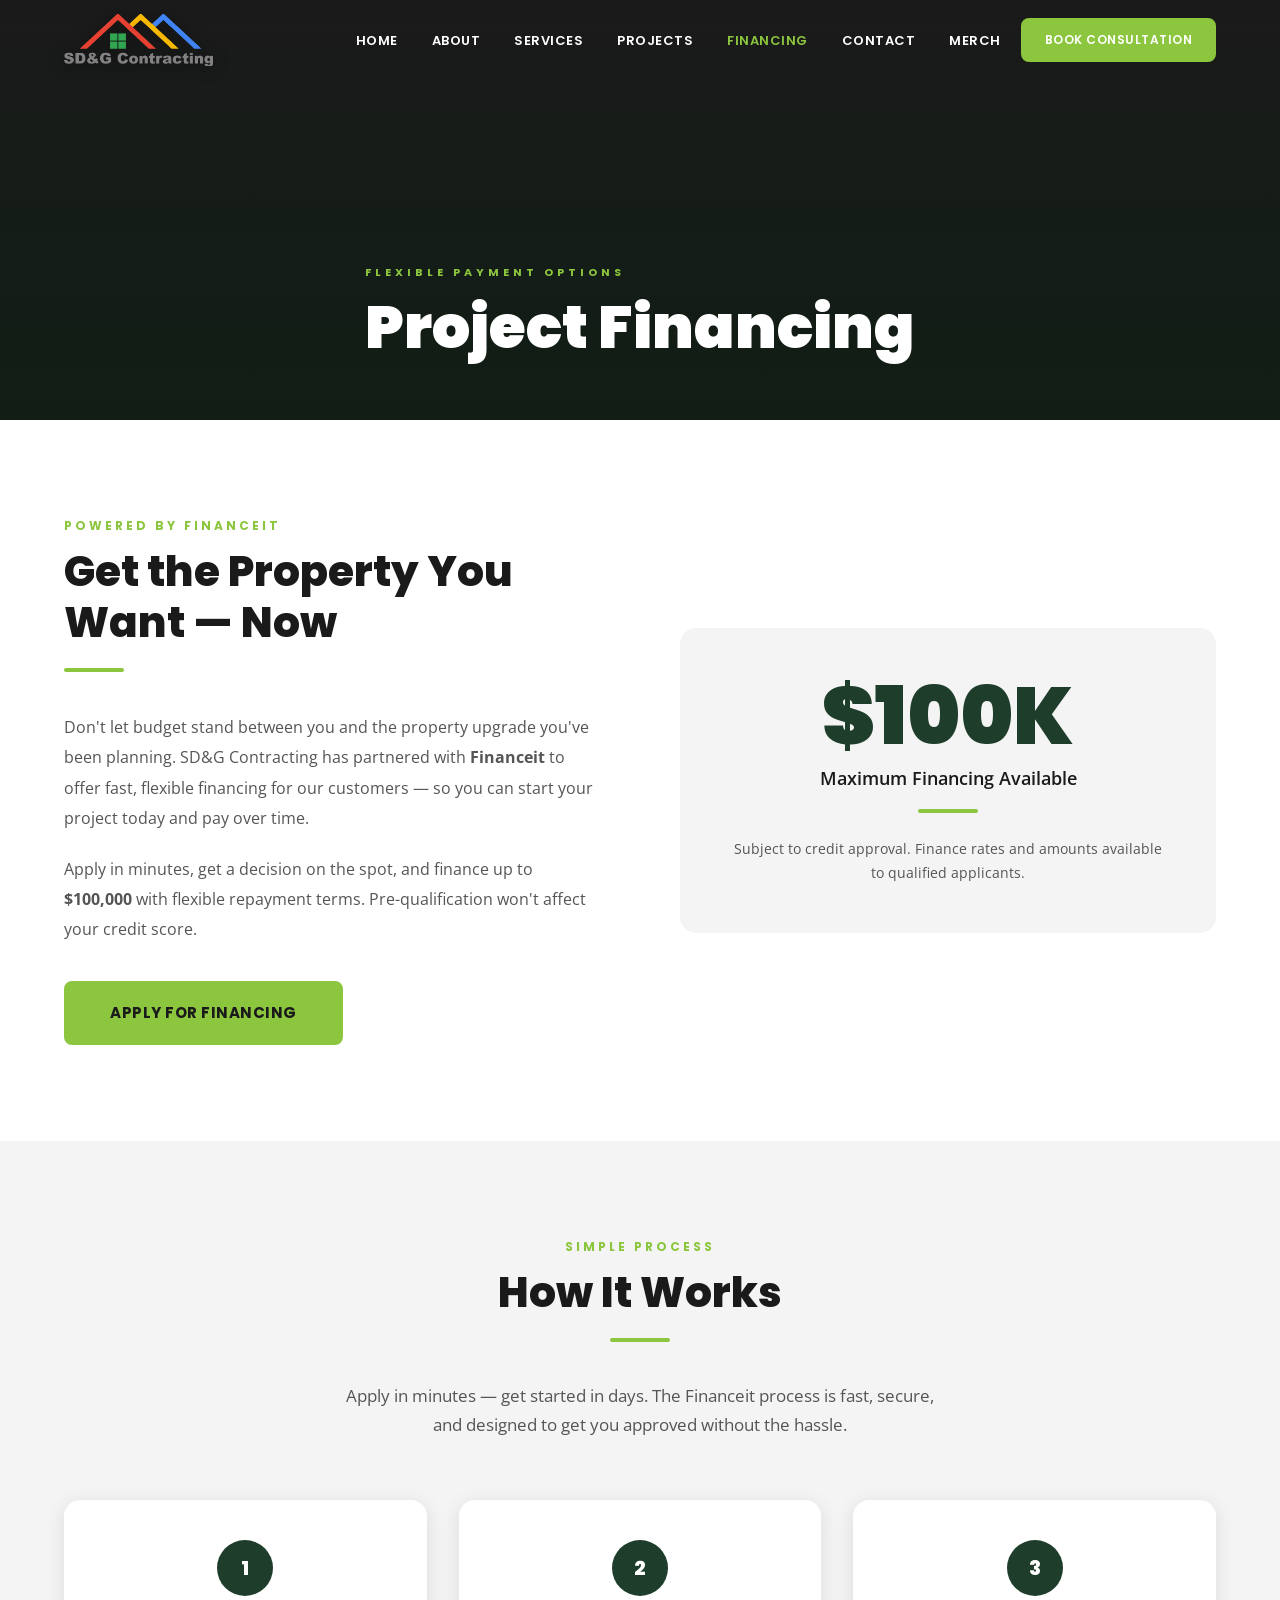
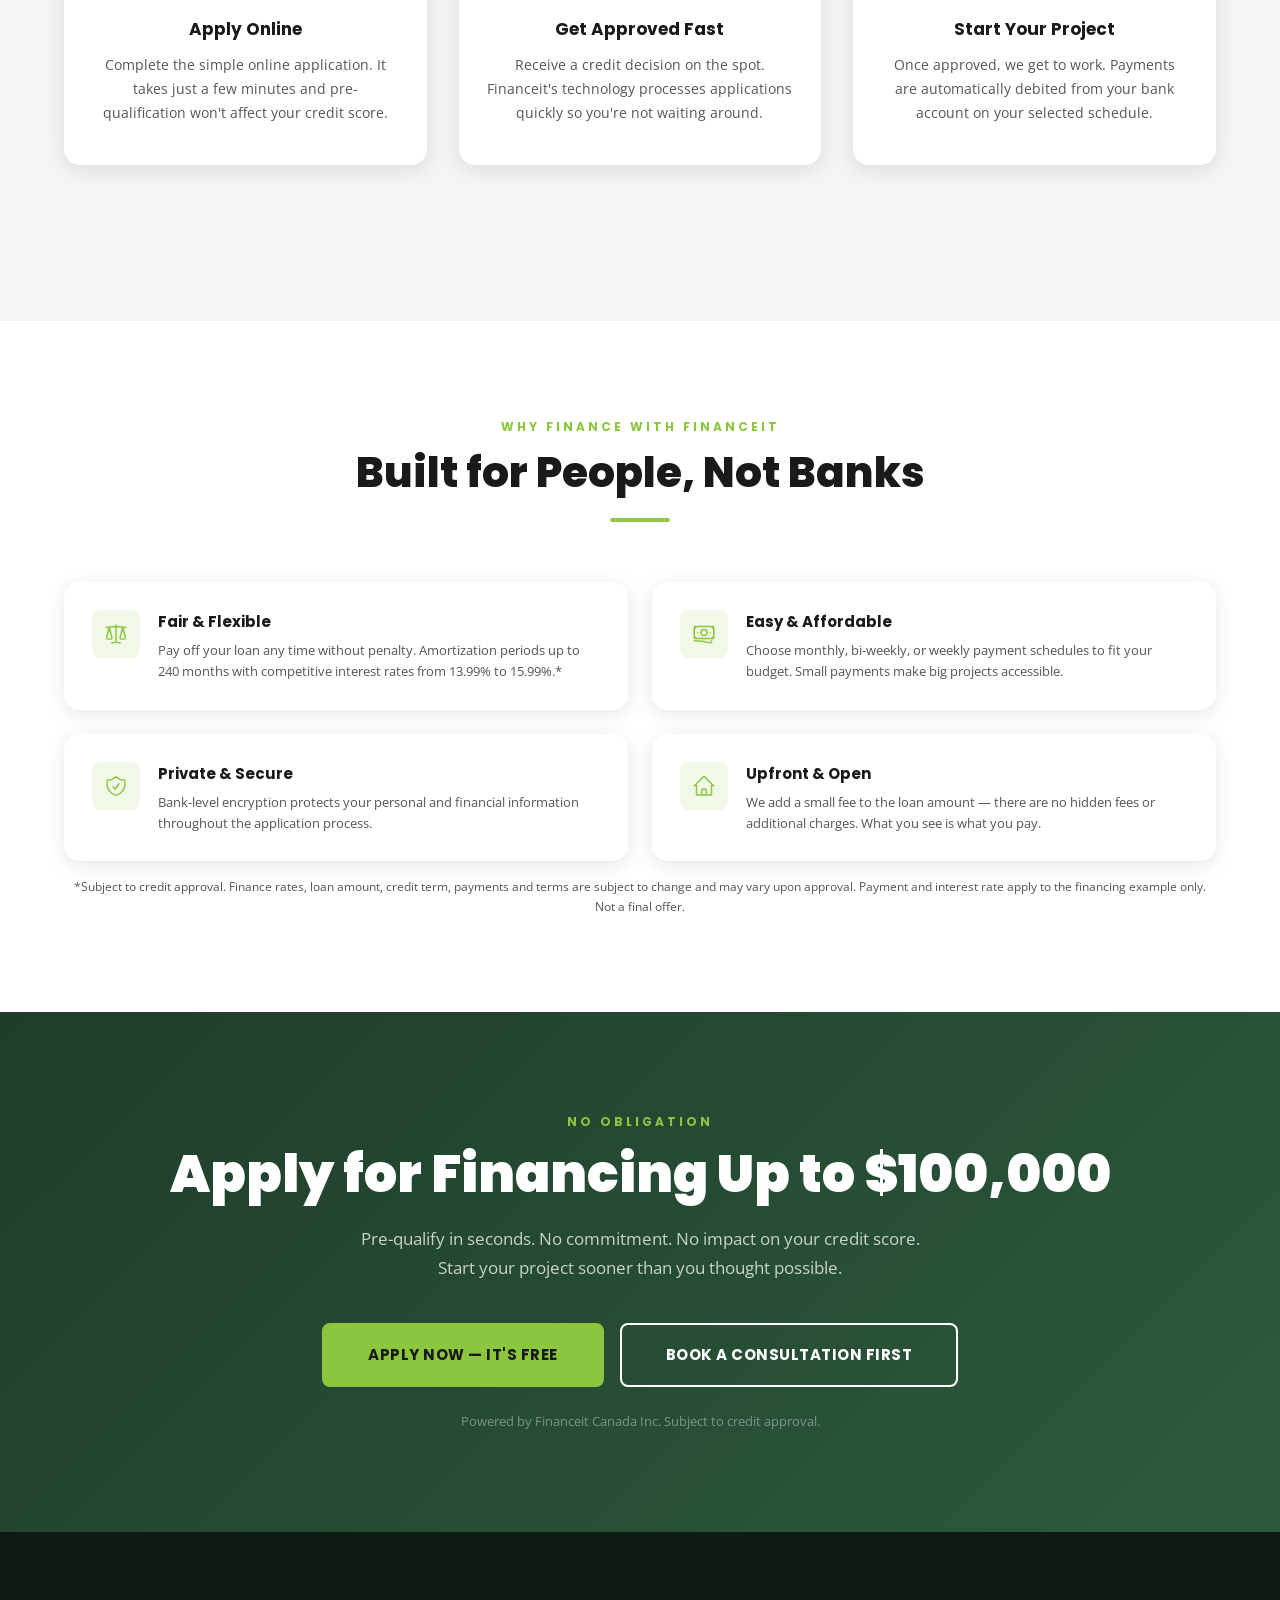
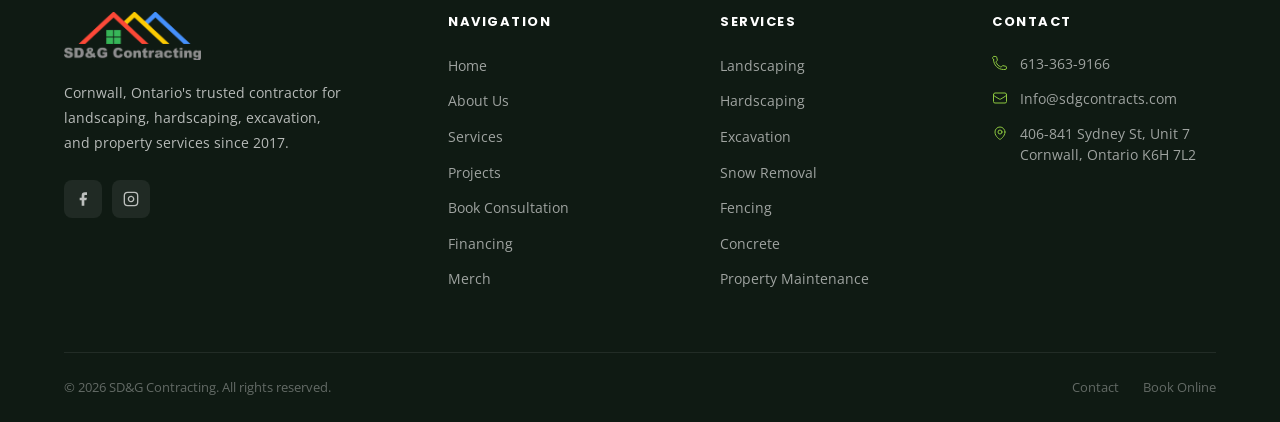
<file: financing.html>
<!DOCTYPE html>
<html lang="en">
<head>
  <meta charset="UTF-8" />
  <meta name="viewport" content="width=device-width, initial-scale=1.0" />
  <title>Financing | SD&amp;G Contracting</title>
  <meta name="description" content="Finance your SD&amp;G Contracting project with up to $100,000 through Financeit. Fast approval, flexible terms, no hidden fees." />
  <link rel="stylesheet" href="css/style.css" />
  <link rel="icon" type="image/png" href="brand_assets/SD&G Contracting Logo.png" />
</head>
<body>

<!-- NAVIGATION -->
<nav class="navbar" id="navbar">
  <div class="container">
    <a href="index.html" class="nav-logo">
      <img src="brand_assets/SD&G Contracting Logo.png" alt="SD&amp;G Contracting" />
    </a>
    <ul class="nav-links">
      <li><a href="index.html">Home</a></li>
      <li><a href="about.html">About</a></li>
      <li><a href="services.html">Services</a></li>
      <li><a href="projects.html">Projects</a></li>
      <li><a href="financing.html" class="active">Financing</a></li>
      <li><a href="contact.html">Contact</a></li>
      <li><a href="merch.html">Merch</a></li>
      <li><a href="book.html" class="btn btn-primary">Book Consultation</a></li>
    </ul>
    <button class="nav-toggle" aria-label="Toggle menu"><span></span><span></span><span></span></button>
  </div>
</nav>
<nav class="nav-mobile">
  <a href="index.html">Home</a>
  <a href="about.html">About</a>
  <a href="services.html">Services</a>
  <a href="projects.html">Projects</a>
  <a href="financing.html" class="active">Financing</a>
  <a href="contact.html">Contact</a>
  <a href="merch.html">Merch</a>
  <a href="book.html" class="btn btn-primary">Book Consultation</a>
</nav>

<!-- PAGE HERO -->
<section class="page-hero">
  <div class="page-hero-bg" style="background-image: url('https://images.unsplash.com/photo-1554224155-8d04cb21cd6c?w=1600&q=80');"></div>
  <div class="page-hero-overlay"></div>
  <div class="container page-hero-content">
    <span class="page-hero-label">Flexible Payment Options</span>
    <h1 class="page-hero-title">Project Financing</h1>
  </div>
</section>

<!-- INTRO -->
<section class="section">
  <div class="container">
    <div style="display:grid; grid-template-columns:1fr 1fr; gap:80px; align-items:center;">
      <div class="fade-up">
        <span class="section-label">Powered by Financeit</span>
        <h2 class="section-title">Get the Property You Want — Now</h2>
        <div class="divider"></div>
        <p style="font-size:16px; color:var(--gray-text); line-height:1.9; margin-bottom:20px;">
          Don't let budget stand between you and the property upgrade you've been planning. SD&amp;G Contracting has partnered with <strong>Financeit</strong> to offer fast, flexible financing for our customers — so you can start your project today and pay over time.
        </p>
        <p style="font-size:16px; color:var(--gray-text); line-height:1.9; margin-bottom:36px;">
          Apply in minutes, get a decision on the spot, and finance up to <strong>$100,000</strong> with flexible repayment terms. Pre-qualification won't affect your credit score.
        </p>
        <a href="https://www.financeit.ca/en/direct/payment-plan/YT0mbD0mcD1xTlNyemJscDhDSlJ6bzVuSmMzZ2tnJnM9MCZ2PTE=/apply?slug=bmuYEg"
           target="_blank"
           rel="noopener noreferrer"
           class="btn btn-primary btn-lg">
          Apply for Financing
        </a>
      </div>

      <div class="fade-up">
        <div style="background:var(--gray-light); border-radius:var(--radius-lg); padding:48px; text-align:center;">
          <div style="font-family:var(--font-head); font-size:80px; font-weight:900; color:var(--green-dark); line-height:1;">$100K</div>
          <div style="font-size:18px; font-weight:600; color:var(--charcoal); margin:8px 0 16px;">Maximum Financing Available</div>
          <div style="width:60px; height:4px; background:var(--green-accent); border-radius:2px; margin:0 auto 24px;"></div>
          <p style="font-size:14px; color:var(--gray-text); line-height:1.7;">Subject to credit approval. Finance rates and amounts available to qualified applicants.</p>
        </div>
      </div>
    </div>
  </div>
</section>

<!-- HOW IT WORKS -->
<section class="section section--gray">
  <div class="container">
    <div class="text-center fade-up" style="margin-bottom:60px;">
      <span class="section-label">Simple Process</span>
      <h2 class="section-title">How It Works</h2>
      <div class="divider divider--center"></div>
      <p class="section-subtitle">Apply in minutes — get started in days. The Financeit process is fast, secure, and designed to get you approved without the hassle.</p>
    </div>

    <div class="financing-steps">
      <div class="financing-step fade-up">
        <div class="step-number">1</div>
        <h3>Apply Online</h3>
        <p>Complete the simple online application. It takes just a few minutes and pre-qualification won't affect your credit score.</p>
      </div>
      <div class="financing-step fade-up">
        <div class="step-number">2</div>
        <h3>Get Approved Fast</h3>
        <p>Receive a credit decision on the spot. Financeit's technology processes applications quickly so you're not waiting around.</p>
      </div>
      <div class="financing-step fade-up">
        <div class="step-number">3</div>
        <h3>Start Your Project</h3>
        <p>Once approved, we get to work. Payments are automatically debited from your bank account on your selected schedule.</p>
      </div>
    </div>
  </div>
</section>

<!-- FINANCING FEATURES -->
<section class="section">
  <div class="container">
    <div class="text-center fade-up" style="margin-bottom:60px;">
      <span class="section-label">Why Finance with Financeit</span>
      <h2 class="section-title">Built for People, Not Banks</h2>
      <div class="divider divider--center"></div>
    </div>

    <div class="financing-features">
      <div class="financing-feature fade-up">
        <div class="financing-feature-icon">
          <svg xmlns="http://www.w3.org/2000/svg" fill="none" viewBox="0 0 24 24" stroke-width="1.5" stroke="currentColor"><path stroke-linecap="round" stroke-linejoin="round" d="M12 3v17.25m0 0c-1.472 0-2.882.265-4.185.75M12 20.25c1.472 0 2.882.265 4.185.75M18.75 4.97A48.416 48.416 0 0012 4.5c-2.291 0-4.545.16-6.75.47m13.5 0c1.01.143 2.01.317 3 .52m-3-.52l2.62 10.726c.122.499-.106 1.028-.589 1.202a5.988 5.988 0 01-2.031.352 5.988 5.988 0 01-2.031-.352c-.483-.174-.711-.703-.59-1.202L18.75 4.97zm-16.5.52c.99-.203 1.99-.377 3-.52m0 0l2.62 10.726c.122.499-.106 1.028-.589 1.202a5.989 5.989 0 01-2.031.352 5.989 5.989 0 01-2.031-.352c-.483-.174-.711-.703-.59-1.202L5.25 4.97z" /></svg>
        </div>
        <div>
          <h4>Fair &amp; Flexible</h4>
          <p>Pay off your loan any time without penalty. Amortization periods up to 240 months with competitive interest rates from 13.99% to 15.99%.*</p>
        </div>
      </div>

      <div class="financing-feature fade-up">
        <div class="financing-feature-icon">
          <svg xmlns="http://www.w3.org/2000/svg" fill="none" viewBox="0 0 24 24" stroke-width="1.5" stroke="currentColor"><path stroke-linecap="round" stroke-linejoin="round" d="M2.25 18.75a60.07 60.07 0 0115.797 2.101c.727.198 1.453-.342 1.453-1.096V18.75M3.75 4.5v.75A.75.75 0 013 6h-.75m0 0v-.375c0-.621.504-1.125 1.125-1.125H20.25M2.25 6v9m18-10.5v.75c0 .414.336.75.75.75h.75m-1.5-1.5h.375c.621 0 1.125.504 1.125 1.125v9.75c0 .621-.504 1.125-1.125 1.125h-.375m1.5-1.5H21a.75.75 0 00-.75.75v.75m0 0H3.75m0 0h-.375a1.125 1.125 0 01-1.125-1.125V15m1.5 1.5v-.75A.75.75 0 003 15h-.75M15 10.5a3 3 0 11-6 0 3 3 0 016 0zm3 0h.008v.008H18V10.5zm-12 0h.008v.008H6V10.5z" /></svg>
        </div>
        <div>
          <h4>Easy &amp; Affordable</h4>
          <p>Choose monthly, bi-weekly, or weekly payment schedules to fit your budget. Small payments make big projects accessible.</p>
        </div>
      </div>

      <div class="financing-feature fade-up">
        <div class="financing-feature-icon">
          <svg xmlns="http://www.w3.org/2000/svg" fill="none" viewBox="0 0 24 24" stroke-width="1.5" stroke="currentColor"><path stroke-linecap="round" stroke-linejoin="round" d="M9 12.75L11.25 15 15 9.75m-3-7.036A11.959 11.959 0 013.598 6 11.99 11.99 0 003 9.749c0 5.592 3.824 10.29 9 11.623 5.176-1.332 9-6.03 9-11.622 0-1.31-.21-2.571-.598-3.751h-.152c-3.196 0-6.1-1.248-8.25-3.285z" /></svg>
        </div>
        <div>
          <h4>Private &amp; Secure</h4>
          <p>Bank-level encryption protects your personal and financial information throughout the application process.</p>
        </div>
      </div>

      <div class="financing-feature fade-up">
        <div class="financing-feature-icon">
          <svg xmlns="http://www.w3.org/2000/svg" fill="none" viewBox="0 0 24 24" stroke-width="1.5" stroke="currentColor"><path stroke-linecap="round" stroke-linejoin="round" d="M2.25 12l8.954-8.955c.44-.439 1.152-.439 1.591 0L21.75 12M4.5 9.75v10.125c0 .621.504 1.125 1.125 1.125H9.75v-4.875c0-.621.504-1.125 1.125-1.125h2.25c.621 0 1.125.504 1.125 1.125V21h4.125c.621 0 1.125-.504 1.125-1.125V9.75M8.25 21h8.25" /></svg>
        </div>
        <div>
          <h4>Upfront &amp; Open</h4>
          <p>We add a small fee to the loan amount — there are no hidden fees or additional charges. What you see is what you pay.</p>
        </div>
      </div>
    </div>

    <div style="text-align:center; margin-top:16px;">
      <p style="font-size:12px; color:var(--gray-text);">*Subject to credit approval. Finance rates, loan amount, credit term, payments and terms are subject to change and may vary upon approval. Payment and interest rate apply to the financing example only. Not a final offer.</p>
    </div>
  </div>
</section>

<!-- APPLY CTA -->
<section style="background:linear-gradient(135deg, var(--green-dark) 0%, #2d5a3d 100%); padding:100px 0;">
  <div class="container text-center fade-up">
    <span class="section-label" style="color:var(--green-accent);">No Obligation</span>
    <h2 style="font-family:var(--font-head); font-size:clamp(30px,4.5vw,52px); font-weight:900; color:var(--white); margin-bottom:20px; line-height:1.2;">Apply for Financing Up to $100,000</h2>
    <p style="font-size:17px; color:rgba(255,255,255,0.75); max-width:580px; margin:0 auto 40px; line-height:1.7;">Pre-qualify in seconds. No commitment. No impact on your credit score. Start your project sooner than you thought possible.</p>
    <div style="display:flex; gap:16px; justify-content:center; flex-wrap:wrap;">
      <a href="https://www.financeit.ca/en/direct/payment-plan/YT0mbD0mcD1xTlNyemJscDhDSlJ6bzVuSmMzZ2tnJnM9MCZ2PTE=/apply?slug=bmuYEg"
         target="_blank"
         rel="noopener noreferrer"
         class="btn btn-primary btn-lg">
        Apply Now — It's Free
      </a>
      <a href="book.html" class="btn btn-outline btn-lg">Book a Consultation First</a>
    </div>
    <p style="font-size:13px; color:rgba(255,255,255,0.4); margin-top:24px;">Powered by Financeit Canada Inc. Subject to credit approval.</p>
  </div>
</section>

<!-- FOOTER -->
<footer class="footer">
  <div class="container">
    <div class="footer-grid">
      <div class="footer-brand">
        <img src="brand_assets/SD&G Contracting Logo.png" alt="SD&amp;G Contracting" />
        <p>Cornwall, Ontario's trusted contractor for landscaping, hardscaping, excavation, and property services since 2017.</p>
        <div class="footer-social">
          <a href="https://www.facebook.com/sdgcontract/" target="_blank" rel="noopener" aria-label="Facebook"><svg xmlns="http://www.w3.org/2000/svg" viewBox="0 0 24 24" fill="currentColor"><path d="M18 2h-3a5 5 0 00-5 5v3H7v4h3v8h4v-8h3l1-4h-4V7a1 1 0 011-1h3z"/></svg></a>
          <a href="https://www.instagram.com/sdgcontracts/" target="_blank" rel="noopener" aria-label="Instagram"><svg xmlns="http://www.w3.org/2000/svg" viewBox="0 0 24 24" fill="none" stroke="currentColor" stroke-width="2"><rect x="2" y="2" width="20" height="20" rx="5" ry="5"/><path d="M16 11.37A4 4 0 1112.63 8 4 4 0 0116 11.37z"/><line x1="17.5" y1="6.5" x2="17.51" y2="6.5"/></svg></a>
        </div>
      </div>
      <div class="footer-col">
        <h4>Navigation</h4>
        <ul>
          <li><a href="index.html">Home</a></li>
          <li><a href="about.html">About Us</a></li>
          <li><a href="services.html">Services</a></li>
          <li><a href="projects.html">Projects</a></li>
          <li><a href="book.html">Book Consultation</a></li>
          <li><a href="financing.html">Financing</a></li>
          <li><a href="merch.html">Merch</a></li>
        </ul>
      </div>
      <div class="footer-col">
        <h4>Services</h4>
        <ul>
          <li><a href="services.html#landscaping">Landscaping</a></li>
          <li><a href="services.html#hardscaping">Hardscaping</a></li>
          <li><a href="services.html#excavation">Excavation</a></li>
          <li><a href="services.html#snow">Snow Removal</a></li>
          <li><a href="services.html#fencing">Fencing</a></li>
          <li><a href="services.html#concrete">Concrete</a></li>
          <li><a href="services.html#maintenance">Property Maintenance</a></li>
        </ul>
      </div>
      <div class="footer-col">
        <h4>Contact</h4>
        <div class="footer-contact-item">
          <svg xmlns="http://www.w3.org/2000/svg" fill="none" viewBox="0 0 24 24" stroke-width="1.5" stroke="currentColor"><path stroke-linecap="round" stroke-linejoin="round" d="M2.25 6.75c0 8.284 6.716 15 15 15h2.25a2.25 2.25 0 002.25-2.25v-1.372c0-.516-.351-.966-.852-1.091l-4.423-1.106c-.44-.11-.902.055-1.173.417l-.97 1.293c-.282.376-.769.542-1.21.38a12.035 12.035 0 01-7.143-7.143c-.162-.441.004-.928.38-1.21l1.293-.97c.363-.271.527-.734.417-1.173L6.963 3.102a1.125 1.125 0 00-1.091-.852H4.5A2.25 2.25 0 002.25 6.75z" /></svg>
          <a href="tel:6133639166">613-363-9166</a>
        </div>
        <div class="footer-contact-item">
          <svg xmlns="http://www.w3.org/2000/svg" fill="none" viewBox="0 0 24 24" stroke-width="1.5" stroke="currentColor"><path stroke-linecap="round" stroke-linejoin="round" d="M21.75 6.75v10.5a2.25 2.25 0 01-2.25 2.25h-15a2.25 2.25 0 01-2.25-2.25V6.75m19.5 0A2.25 2.25 0 0019.5 4.5h-15a2.25 2.25 0 00-2.25 2.25m19.5 0v.243a2.25 2.25 0 01-1.07 1.916l-7.5 4.615a2.25 2.25 0 01-2.36 0L3.32 8.91a2.25 2.25 0 01-1.07-1.916V6.75" /></svg>
          <a href="mailto:Info@sdgcontracts.com">Info@sdgcontracts.com</a>
        </div>
        <div class="footer-contact-item">
          <svg xmlns="http://www.w3.org/2000/svg" fill="none" viewBox="0 0 24 24" stroke-width="1.5" stroke="currentColor"><path stroke-linecap="round" stroke-linejoin="round" d="M15 10.5a3 3 0 11-6 0 3 3 0 016 0z" /><path stroke-linecap="round" stroke-linejoin="round" d="M19.5 10.5c0 7.142-7.5 11.25-7.5 11.25S4.5 17.642 4.5 10.5a7.5 7.5 0 1115 0z" /></svg>
          <span>406-841 Sydney St, Unit 7<br />Cornwall, Ontario K6H 7L2</span>
        </div>
      </div>
    </div>
    <div class="footer-bottom">
      <p>&copy; 2026 SD&amp;G Contracting. All rights reserved.</p>
      <div class="footer-bottom-links">
        <a href="contact.html">Contact</a>
        <a href="book.html">Book Online</a>
      </div>
    </div>
  </div>
</footer>

<script src="js/main.js"></script>
</body>
</html>
</file>
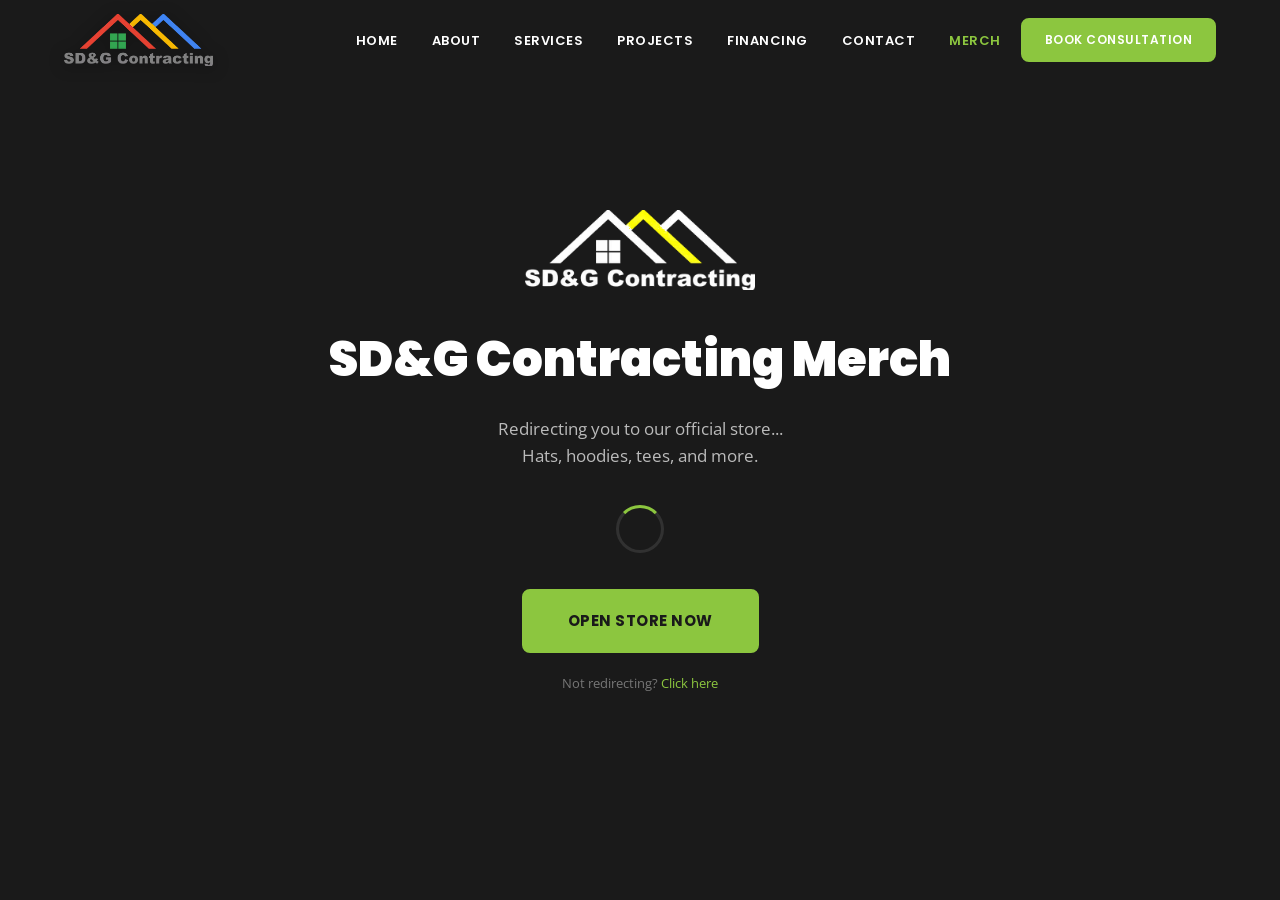
<file: merch.html>
<!DOCTYPE html>
<html lang="en">
<head>
  <meta charset="UTF-8" />
  <meta name="viewport" content="width=device-width, initial-scale=1.0" />
  <title>Merch | SD&amp;G Contracting</title>
  <meta name="description" content="SD&amp;G Contracting official merchandise — hats, hoodies, tees, and more. Redirecting to our online store." />
  <link rel="stylesheet" href="css/style.css" />
  <link rel="icon" type="image/png" href="brand_assets/SD&G Contracting Logo.png" />
  <script>
    // Auto-redirect after 3 seconds
    setTimeout(() => {
      window.location.href = 'https://my-store-d5eeac.creator-spring.com/';
    }, 3000);
  </script>
</head>
<body>

<!-- NAVIGATION -->
<nav class="navbar scrolled" id="navbar">
  <div class="container">
    <a href="index.html" class="nav-logo">
      <img src="brand_assets/SD&G Contracting Logo.png" alt="SD&amp;G Contracting" />
    </a>
    <ul class="nav-links">
      <li><a href="index.html">Home</a></li>
      <li><a href="about.html">About</a></li>
      <li><a href="services.html">Services</a></li>
      <li><a href="projects.html">Projects</a></li>
      <li><a href="financing.html">Financing</a></li>
      <li><a href="contact.html">Contact</a></li>
      <li><a href="merch.html" class="active">Merch</a></li>
      <li><a href="book.html" class="btn btn-primary">Book Consultation</a></li>
    </ul>
    <button class="nav-toggle" aria-label="Toggle menu"><span></span><span></span><span></span></button>
  </div>
</nav>
<nav class="nav-mobile">
  <a href="index.html">Home</a>
  <a href="about.html">About</a>
  <a href="services.html">Services</a>
  <a href="projects.html">Projects</a>
  <a href="financing.html">Financing</a>
  <a href="contact.html">Contact</a>
  <a href="merch.html" class="active">Merch</a>
  <a href="book.html" class="btn btn-primary">Book Consultation</a>
</nav>

<!-- REDIRECT PAGE -->
<div class="redirect-page" style="padding-top: var(--nav-height);">
  <div class="redirect-content">
    <img src="brand_assets/SD&G Contracting Logo.png" alt="SD&amp;G Contracting" style="height:80px; margin:0 auto 32px; filter:brightness(10);" />
    <h1>SD&amp;G Contracting Merch</h1>
    <p>Redirecting you to our official store...<br />Hats, hoodies, tees, and more.</p>
    <div class="redirect-spinner"></div>
    <a href="https://my-store-d5eeac.creator-spring.com/"
       target="_blank"
       rel="noopener noreferrer"
       class="btn btn-primary btn-lg">
      Open Store Now
    </a>
    <p style="margin-top:20px; font-size:13px; color:rgba(255,255,255,0.4);">
      Not redirecting? <a href="https://my-store-d5eeac.creator-spring.com/" target="_blank" rel="noopener noreferrer" style="color:var(--green-accent);">Click here</a>
    </p>
  </div>
</div>

<script src="js/main.js"></script>
</body>
</html>
</file>
<file: css/style.css>
/* ============================================================
   SD&G Contracting — Main Stylesheet
   Modern Contractor Design
   ============================================================ */

/* --- Google Fonts Import --- */
@import url('https://fonts.googleapis.com/css2?family=Poppins:wght@400;500;600;700;800;900&family=Open+Sans:wght@400;500;600&display=swap');

/* --- CSS Custom Properties --- */
:root {
  --green-dark:    #1f3d2b;
  --green-accent:  #8cc63f;
  --charcoal:      #1a1a1a;
  --gray-light:    #f4f4f4;
  --gray-mid:      #e0e0e0;
  --gray-text:     #555555;
  --white:         #ffffff;
  --overlay:       rgba(15, 30, 20, 0.65);

  --font-head:     'Poppins', sans-serif;
  --font-body:     'Open Sans', sans-serif;

  --radius:        8px;
  --radius-lg:     16px;
  --shadow:        0 4px 20px rgba(0,0,0,0.10);
  --shadow-lg:     0 8px 40px rgba(0,0,0,0.18);
  --transition:    0.3s ease;

  --max-width:     1200px;
  --nav-height:    80px;
}

/* --- Reset & Base --- */
*, *::before, *::after { box-sizing: border-box; margin: 0; padding: 0; }

html { scroll-behavior: smooth; font-size: 16px; }

body {
  font-family: var(--font-body);
  color: var(--charcoal);
  background: var(--white);
  line-height: 1.6;
  overflow-x: hidden;
}

img { max-width: 100%; display: block; }
a  { text-decoration: none; color: inherit; }
ul { list-style: none; }

/* --- Utility --- */
.container {
  max-width: var(--max-width);
  margin: 0 auto;
  padding: 0 24px;
}

.section {
  padding: 96px 0;
}

.section--gray {
  background: var(--gray-light);
}

.section--dark {
  background: var(--green-dark);
  color: var(--white);
}

.section--charcoal {
  background: var(--charcoal);
  color: var(--white);
}

.section-label {
  font-family: var(--font-head);
  font-size: 12px;
  font-weight: 700;
  letter-spacing: 3px;
  text-transform: uppercase;
  color: var(--green-accent);
  margin-bottom: 12px;
  display: block;
}

.section-title {
  font-family: var(--font-head);
  font-size: clamp(28px, 4vw, 42px);
  font-weight: 800;
  line-height: 1.2;
  color: var(--charcoal);
  margin-bottom: 16px;
}

.section-title--white { color: var(--white); }

.section-subtitle {
  font-size: 17px;
  color: var(--gray-text);
  max-width: 600px;
  line-height: 1.7;
}

.section-subtitle--white { color: rgba(255,255,255,0.75); }

.text-center { text-align: center; }
.text-center .section-subtitle { margin: 0 auto; }

.divider {
  width: 60px;
  height: 4px;
  background: var(--green-accent);
  border-radius: 2px;
  margin: 20px 0 40px;
}

.divider--center { margin-left: auto; margin-right: auto; }

/* --- Buttons --- */
.btn {
  display: inline-flex;
  align-items: center;
  gap: 8px;
  padding: 14px 32px;
  border-radius: var(--radius);
  font-family: var(--font-head);
  font-size: 14px;
  font-weight: 700;
  letter-spacing: 0.5px;
  text-transform: uppercase;
  cursor: pointer;
  border: 2px solid transparent;
  transition: all var(--transition);
  white-space: nowrap;
}

.btn-primary {
  background: var(--green-accent);
  color: var(--charcoal);
  border-color: var(--green-accent);
}
.btn-primary:hover {
  background: #79b030;
  border-color: #79b030;
  transform: translateY(-2px);
  box-shadow: 0 6px 20px rgba(140,198,63,0.35);
}

.btn-outline {
  background: transparent;
  color: var(--white);
  border-color: var(--white);
}
.btn-outline:hover {
  background: var(--white);
  color: var(--charcoal);
  transform: translateY(-2px);
}

.btn-dark {
  background: var(--green-dark);
  color: var(--white);
  border-color: var(--green-dark);
}
.btn-dark:hover {
  background: #162d1f;
  border-color: #162d1f;
  transform: translateY(-2px);
  box-shadow: 0 6px 20px rgba(31,61,43,0.35);
}

.btn-lg {
  padding: 18px 44px;
  font-size: 15px;
}

/* ============================================================
   NAVIGATION
   ============================================================ */
.navbar {
  position: fixed;
  top: 0; left: 0; right: 0;
  height: var(--nav-height);
  z-index: 1000;
  transition: background var(--transition), box-shadow var(--transition);
  background: transparent;
}

.navbar.scrolled {
  background: var(--charcoal);
  box-shadow: 0 2px 20px rgba(0,0,0,0.3);
}

.navbar .container {
  height: 100%;
  display: flex;
  align-items: center;
  justify-content: space-between;
}

.nav-logo img {
  height: 52px;
  width: auto;
  filter: drop-shadow(0 2px 8px rgba(0,0,0,0.4));
}

.nav-links {
  display: flex;
  align-items: center;
  gap: 6px;
}

.nav-links a {
  font-family: var(--font-head);
  font-size: 13px;
  font-weight: 600;
  letter-spacing: 0.5px;
  color: var(--white);
  padding: 8px 14px;
  border-radius: var(--radius);
  transition: color var(--transition), background var(--transition);
  text-transform: uppercase;
}

.nav-links a:not(.btn):hover,
.nav-links a:not(.btn).active {
  color: var(--green-accent);
}

.nav-links .btn {
  padding: 10px 22px;
  font-size: 12px;
}

.nav-toggle {
  display: none;
  flex-direction: column;
  gap: 5px;
  cursor: pointer;
  padding: 4px;
}

.nav-toggle span {
  display: block;
  width: 26px;
  height: 2px;
  background: var(--white);
  border-radius: 2px;
  transition: all var(--transition);
}

.nav-toggle.open span:nth-child(1) { transform: translateY(7px) rotate(45deg); }
.nav-toggle.open span:nth-child(2) { opacity: 0; }
.nav-toggle.open span:nth-child(3) { transform: translateY(-7px) rotate(-45deg); }

/* Mobile nav */
.nav-mobile {
  display: none;
  position: fixed;
  top: var(--nav-height);
  left: 0; right: 0;
  background: var(--charcoal);
  padding: 24px;
  flex-direction: column;
  gap: 4px;
  z-index: 999;
  box-shadow: 0 8px 32px rgba(0,0,0,0.4);
}

.nav-mobile.open { display: flex; }

.nav-mobile a {
  font-family: var(--font-head);
  font-size: 14px;
  font-weight: 600;
  color: var(--white);
  padding: 14px 16px;
  border-radius: var(--radius);
  border-bottom: 1px solid rgba(255,255,255,0.07);
  text-transform: uppercase;
  letter-spacing: 0.5px;
  transition: color var(--transition), background var(--transition);
}

.nav-mobile a:not(.btn):hover,
.nav-mobile a:not(.btn).active {
  color: var(--green-accent);
  background: rgba(140,198,63,0.08);
}

.nav-mobile .btn {
  margin-top: 12px;
  text-align: center;
  justify-content: center;
}

/* ============================================================
   HERO SECTIONS
   ============================================================ */
.hero {
  position: relative;
  min-height: 100vh;
  display: flex;
  align-items: center;
  justify-content: center;
  overflow: hidden;
  background: var(--charcoal);
}

.hero-bg {
  position: absolute;
  inset: 0;
  background-size: cover;
  background-position: center;
  background-attachment: fixed;
}

.hero-overlay {
  position: absolute;
  inset: 0;
  background: var(--overlay);
}

.hero-content {
  position: relative;
  z-index: 2;
  text-align: center;
  padding: 0 24px;
  max-width: 900px;
  margin: 0 auto;
}

.hero-label {
  display: inline-block;
  font-family: var(--font-head);
  font-size: 12px;
  font-weight: 700;
  letter-spacing: 4px;
  text-transform: uppercase;
  color: var(--green-accent);
  background: rgba(140,198,63,0.12);
  border: 1px solid rgba(140,198,63,0.3);
  padding: 8px 20px;
  border-radius: 40px;
  margin-bottom: 28px;
}

.hero-title {
  font-family: var(--font-head);
  font-size: clamp(40px, 7vw, 80px);
  font-weight: 900;
  line-height: 1.05;
  color: var(--white);
  margin-bottom: 24px;
  text-shadow: 0 2px 20px rgba(0,0,0,0.3);
}

.hero-title span {
  color: var(--green-accent);
  animation: subtleGlow 3s ease-in-out infinite;
}

@keyframes subtleGlow {
  0%, 100% { text-shadow: 0 0 8px rgba(140, 198, 63, 0.3); }
  50%       { text-shadow: 0 0 18px rgba(140, 198, 63, 0.65), 0 0 35px rgba(140, 198, 63, 0.2); }
}

.hero-subtitle {
  font-size: clamp(16px, 2vw, 20px);
  color: rgba(255,255,255,0.85);
  margin-bottom: 44px;
  line-height: 1.7;
  max-width: 640px;
  margin-left: auto;
  margin-right: auto;
}

.hero-cta {
  display: flex;
  gap: 16px;
  justify-content: center;
  flex-wrap: wrap;
}

.hero-scroll {
  position: absolute;
  bottom: 36px;
  left: 50%;
  transform: translateX(-50%);
  z-index: 2;
  display: flex;
  flex-direction: column;
  align-items: center;
  gap: 8px;
  color: rgba(255,255,255,0.5);
  font-size: 11px;
  font-family: var(--font-head);
  letter-spacing: 2px;
  text-transform: uppercase;
  animation: scrollBounce 2s infinite;
}

.hero-scroll svg {
  width: 20px;
  height: 20px;
}

@keyframes scrollBounce {
  0%, 100% { transform: translateX(-50%) translateY(0); }
  50%       { transform: translateX(-50%) translateY(6px); }
}

/* Page hero (shorter, for inner pages) */
.page-hero {
  position: relative;
  height: 420px;
  display: flex;
  align-items: flex-end;
  padding-bottom: 60px;
  overflow: hidden;
  background: var(--charcoal);
}

.page-hero-bg {
  position: absolute;
  inset: 0;
  background-size: cover;
  background-position: center;
}

.page-hero-overlay {
  position: absolute;
  inset: 0;
  background: linear-gradient(to top, rgba(15,30,20,0.85) 0%, rgba(15,30,20,0.4) 60%, transparent 100%);
}

.page-hero-content {
  position: relative;
  z-index: 2;
}

.page-hero-label {
  font-family: var(--font-head);
  font-size: 11px;
  font-weight: 700;
  letter-spacing: 4px;
  text-transform: uppercase;
  color: var(--green-accent);
  margin-bottom: 12px;
  display: block;
}

.page-hero-title {
  font-family: var(--font-head);
  font-size: clamp(36px, 5vw, 60px);
  font-weight: 900;
  color: var(--white);
  line-height: 1.1;
}

/* ============================================================
   STATS BAR
   ============================================================ */
.stats-bar {
  background: var(--green-dark);
  padding: 0;
}

.stats-bar .container {
  display: grid;
  grid-template-columns: repeat(4, 1fr);
}

.stat-item {
  padding: 36px 24px;
  text-align: center;
  border-right: 1px solid rgba(255,255,255,0.1);
}

.stat-item:last-child { border-right: none; }

.stat-number {
  font-family: var(--font-head);
  font-size: clamp(30px, 4vw, 48px);
  font-weight: 900;
  color: var(--green-accent);
  line-height: 1;
  margin-bottom: 6px;
}

.stat-label {
  font-size: 13px;
  color: rgba(255,255,255,0.7);
  font-weight: 500;
  text-transform: uppercase;
  letter-spacing: 1px;
}

/* ============================================================
   SERVICE CARDS
   ============================================================ */
.services-grid {
  display: grid;
  grid-template-columns: repeat(3, 1fr);
  gap: 28px;
}

.service-card {
  background: var(--white);
  border-radius: var(--radius-lg);
  overflow: hidden;
  box-shadow: var(--shadow);
  transition: transform var(--transition), box-shadow var(--transition);
  display: flex;
  flex-direction: column;
}

.service-card:hover {
  transform: translateY(-6px);
  box-shadow: var(--shadow-lg);
}

.service-card-img {
  width: 100%;
  height: 220px;
  object-fit: cover;
  background: var(--gray-mid);
}

.service-card-body {
  padding: 28px;
  flex: 1;
  display: flex;
  flex-direction: column;
}

.service-card-icon {
  width: 48px;
  height: 48px;
  background: rgba(140,198,63,0.12);
  border-radius: var(--radius);
  display: flex;
  align-items: center;
  justify-content: center;
  margin-bottom: 16px;
}

.service-card-icon svg {
  width: 24px;
  height: 24px;
  color: var(--green-accent);
  stroke: var(--green-accent);
}

.service-card-title {
  font-family: var(--font-head);
  font-size: 18px;
  font-weight: 700;
  color: var(--charcoal);
  margin-bottom: 10px;
}

.service-card-desc {
  font-size: 14px;
  color: var(--gray-text);
  line-height: 1.7;
  flex: 1;
  margin-bottom: 20px;
}

.service-card-link {
  font-family: var(--font-head);
  font-size: 13px;
  font-weight: 700;
  color: var(--green-dark);
  text-transform: uppercase;
  letter-spacing: 0.5px;
  display: inline-flex;
  align-items: center;
  gap: 6px;
  transition: gap var(--transition), color var(--transition);
}

.service-card-link:hover {
  color: var(--green-accent);
  gap: 10px;
}

.service-card-link svg {
  width: 16px; height: 16px;
}

/* ============================================================
   PROJECT GRID
   ============================================================ */
.filter-bar {
  display: flex;
  gap: 10px;
  flex-wrap: wrap;
  margin-bottom: 44px;
}

.filter-btn {
  font-family: var(--font-head);
  font-size: 12px;
  font-weight: 700;
  letter-spacing: 0.5px;
  text-transform: uppercase;
  padding: 10px 20px;
  border-radius: 40px;
  border: 2px solid var(--gray-mid);
  background: transparent;
  color: var(--gray-text);
  cursor: pointer;
  transition: all var(--transition);
}

.filter-btn:hover,
.filter-btn.active {
  background: var(--green-dark);
  border-color: var(--green-dark);
  color: var(--white);
}

.projects-grid {
  display: grid;
  grid-template-columns: repeat(3, 1fr);
  gap: 24px;
}

.project-card {
  position: relative;
  border-radius: var(--radius-lg);
  overflow: hidden;
  aspect-ratio: 4/3;
  background: var(--gray-mid);
  cursor: pointer;
}

.project-card img {
  width: 100%;
  height: 100%;
  object-fit: cover;
  transition: transform 0.5s ease;
}

.project-card:hover img {
  transform: scale(1.06);
}

.project-card-overlay {
  position: absolute;
  inset: 0;
  background: linear-gradient(to top, rgba(15,30,20,0.85) 0%, transparent 60%);
  opacity: 0;
  transition: opacity var(--transition);
  display: flex;
  align-items: flex-end;
  padding: 24px;
}

.project-card:hover .project-card-overlay { opacity: 1; }

.project-card-info {
  color: var(--white);
}

.project-card-category {
  font-family: var(--font-head);
  font-size: 11px;
  font-weight: 700;
  letter-spacing: 2px;
  text-transform: uppercase;
  color: var(--green-accent);
  margin-bottom: 4px;
}

.project-card-title {
  font-family: var(--font-head);
  font-size: 16px;
  font-weight: 700;
}

/* ============================================================
   WHY CHOOSE US
   ============================================================ */
.why-grid {
  display: grid;
  grid-template-columns: repeat(2, 1fr);
  gap: 0;
}

.why-content {
  padding: 80px 64px;
  display: flex;
  flex-direction: column;
  justify-content: center;
}

.why-image {
  position: relative;
  overflow: hidden;
}

.why-image img {
  width: 100%;
  height: 100%;
  object-fit: cover;
}

.why-features {
  display: flex;
  flex-direction: column;
  gap: 28px;
  margin-top: 40px;
}

.why-feature {
  display: flex;
  gap: 20px;
  align-items: flex-start;
}

.why-feature-icon {
  width: 52px;
  height: 52px;
  background: rgba(140,198,63,0.12);
  border-radius: var(--radius);
  display: flex;
  align-items: center;
  justify-content: center;
  flex-shrink: 0;
}

.why-feature-icon svg {
  width: 26px;
  height: 26px;
  stroke: var(--green-accent);
}

.why-feature-text h4 {
  font-family: var(--font-head);
  font-size: 16px;
  font-weight: 700;
  color: var(--charcoal);
  margin-bottom: 4px;
}

.why-feature-text p {
  font-size: 14px;
  color: var(--gray-text);
  line-height: 1.6;
}

/* ============================================================
   FINANCING BANNER
   ============================================================ */
.financing-banner {
  background: linear-gradient(135deg, var(--green-dark) 0%, #2d5a3d 100%);
  padding: 80px 0;
}

.financing-banner .container {
  display: flex;
  align-items: center;
  justify-content: space-between;
  gap: 40px;
}

.financing-text h2 {
  font-family: var(--font-head);
  font-size: clamp(26px, 3.5vw, 40px);
  font-weight: 800;
  color: var(--white);
  margin-bottom: 12px;
  line-height: 1.2;
}

.financing-text p {
  font-size: 16px;
  color: rgba(255,255,255,0.8);
  max-width: 520px;
  line-height: 1.6;
}

.financing-badge {
  display: flex;
  flex-direction: column;
  align-items: center;
  text-align: center;
  flex-shrink: 0;
  background: rgba(255,255,255,0.08);
  border: 1px solid rgba(255,255,255,0.15);
  border-radius: var(--radius-lg);
  padding: 28px 40px;
}

.financing-badge-amount {
  font-family: var(--font-head);
  font-size: 48px;
  font-weight: 900;
  color: var(--green-accent);
  line-height: 1;
}

.financing-badge-label {
  font-size: 13px;
  color: rgba(255,255,255,0.7);
  margin-top: 4px;
}

/* ============================================================
   CTA SECTION
   ============================================================ */
.cta-section {
  background: var(--charcoal);
  padding: 100px 0;
  text-align: center;
}

.cta-section h2 {
  font-family: var(--font-head);
  font-size: clamp(30px, 4.5vw, 52px);
  font-weight: 900;
  color: var(--white);
  line-height: 1.15;
  margin-bottom: 20px;
}

.cta-section h2 span { color: var(--green-accent); }

.cta-section p {
  font-size: 17px;
  color: rgba(255,255,255,0.7);
  max-width: 560px;
  margin: 0 auto 44px;
  line-height: 1.7;
}

.cta-buttons {
  display: flex;
  gap: 16px;
  justify-content: center;
  flex-wrap: wrap;
}

/* ============================================================
   CONTACT STRIP
   ============================================================ */
.contact-strip {
  background: var(--green-accent);
  padding: 20px 0;
}

.contact-strip .container {
  display: flex;
  align-items: center;
  justify-content: center;
  gap: 40px;
  flex-wrap: wrap;
}

.contact-strip-item {
  display: flex;
  align-items: center;
  gap: 10px;
  font-family: var(--font-head);
  font-size: 14px;
  font-weight: 700;
  color: var(--charcoal);
}

.contact-strip-item svg {
  width: 18px; height: 18px;
  flex-shrink: 0;
}

/* ============================================================
   CONTACT FORM
   ============================================================ */
.contact-grid {
  display: grid;
  grid-template-columns: 1fr 1.2fr;
  gap: 60px;
  align-items: start;
}

.contact-info {
  display: flex;
  flex-direction: column;
  gap: 28px;
}

.contact-info-item {
  display: flex;
  gap: 18px;
  align-items: flex-start;
}

.contact-info-icon {
  width: 48px;
  height: 48px;
  background: rgba(140,198,63,0.12);
  border-radius: var(--radius);
  display: flex;
  align-items: center;
  justify-content: center;
  flex-shrink: 0;
}

.contact-info-icon svg {
  width: 22px; height: 22px;
  stroke: var(--green-accent);
}

.contact-info-item h4 {
  font-family: var(--font-head);
  font-size: 13px;
  font-weight: 700;
  text-transform: uppercase;
  letter-spacing: 1px;
  color: var(--green-accent);
  margin-bottom: 4px;
}

.contact-info-item p,
.contact-info-item a {
  font-size: 15px;
  color: var(--gray-text);
  line-height: 1.6;
  transition: color var(--transition);
}

.contact-info-item a:hover { color: var(--green-dark); }

.contact-form {
  background: var(--white);
  border-radius: var(--radius-lg);
  padding: 40px;
  box-shadow: var(--shadow);
}

.form-group {
  margin-bottom: 20px;
}

.form-row {
  display: grid;
  grid-template-columns: 1fr 1fr;
  gap: 16px;
}

.form-group label {
  display: block;
  font-family: var(--font-head);
  font-size: 12px;
  font-weight: 700;
  text-transform: uppercase;
  letter-spacing: 0.5px;
  color: var(--charcoal);
  margin-bottom: 8px;
}

.form-group input,
.form-group select,
.form-group textarea {
  width: 100%;
  padding: 14px 16px;
  border: 2px solid var(--gray-mid);
  border-radius: var(--radius);
  font-family: var(--font-body);
  font-size: 15px;
  color: var(--charcoal);
  background: var(--white);
  transition: border-color var(--transition);
  outline: none;
}

.form-group input:focus,
.form-group select:focus,
.form-group textarea:focus {
  border-color: var(--green-accent);
}

.form-group textarea {
  resize: vertical;
  min-height: 130px;
}

.form-group select { cursor: pointer; }

/* ============================================================
   MAP EMBED
   ============================================================ */
.map-section {
  height: 400px;
  overflow: hidden;
}

.map-section iframe {
  width: 100%;
  height: 100%;
  border: none;
}

/* ============================================================
   ABOUT PAGE
   ============================================================ */
.about-grid {
  display: grid;
  grid-template-columns: 1fr 1fr;
  gap: 80px;
  align-items: center;
}

.about-image-wrap {
  position: relative;
  border-radius: var(--radius-lg);
  overflow: hidden;
}

.about-image-wrap img {
  width: 100%;
  height: 520px;
  object-fit: cover;
}

.about-badge {
  position: absolute;
  bottom: -24px;
  right: -24px;
  width: 140px;
  height: 140px;
  background: var(--green-accent);
  border-radius: 50%;
  display: flex;
  flex-direction: column;
  align-items: center;
  justify-content: center;
  text-align: center;
  box-shadow: var(--shadow-lg);
}

.about-badge-num {
  font-family: var(--font-head);
  font-size: 36px;
  font-weight: 900;
  color: var(--charcoal);
  line-height: 1;
}

.about-badge-text {
  font-family: var(--font-head);
  font-size: 11px;
  font-weight: 700;
  color: var(--charcoal);
  text-align: center;
  line-height: 1.3;
}

.team-grid {
  display: grid;
  grid-template-columns: repeat(3, 1fr);
  gap: 28px;
  margin-top: 20px;
}

.team-card {
  background: var(--white);
  border-radius: var(--radius-lg);
  overflow: hidden;
  box-shadow: var(--shadow);
  text-align: center;
}

.team-card-img {
  height: 260px;
  background: var(--gray-mid);
  object-fit: cover;
  width: 100%;
}

.team-card-body {
  padding: 24px;
}

.team-card-name {
  font-family: var(--font-head);
  font-size: 17px;
  font-weight: 700;
  margin-bottom: 4px;
}

.team-card-role {
  font-size: 13px;
  color: var(--green-accent);
  font-weight: 600;
  text-transform: uppercase;
  letter-spacing: 0.5px;
}

.values-grid {
  display: grid;
  grid-template-columns: repeat(3, 1fr);
  gap: 24px;
}

.value-card {
  background: var(--white);
  border-radius: var(--radius-lg);
  padding: 36px 28px;
  text-align: center;
  box-shadow: var(--shadow);
  border-top: 4px solid var(--green-accent);
}

.value-icon {
  width: 56px;
  height: 56px;
  background: rgba(140,198,63,0.12);
  border-radius: 50%;
  display: flex;
  align-items: center;
  justify-content: center;
  margin: 0 auto 20px;
}

.value-icon svg {
  width: 28px; height: 28px;
  stroke: var(--green-accent);
}

.value-card h3 {
  font-family: var(--font-head);
  font-size: 17px;
  font-weight: 700;
  margin-bottom: 10px;
}

.value-card p {
  font-size: 14px;
  color: var(--gray-text);
  line-height: 1.7;
}

/* ============================================================
   SERVICES PAGE - FULL
   ============================================================ */
.services-full-list {
  display: flex;
  flex-direction: column;
  gap: 60px;
}

.service-row {
  display: grid;
  grid-template-columns: 1fr 1fr;
  gap: 60px;
  align-items: center;
}

.service-row.reverse { direction: rtl; }
.service-row.reverse > * { direction: ltr; }

.service-row-img {
  border-radius: var(--radius-lg);
  overflow: hidden;
  height: 360px;
}

.service-row-img img {
  width: 100%;
  height: 100%;
  object-fit: cover;
  transition: transform 0.5s ease;
}

.service-row:hover .service-row-img img {
  transform: scale(1.03);
}

.service-row-content h2 {
  font-family: var(--font-head);
  font-size: clamp(24px, 3vw, 34px);
  font-weight: 800;
  margin-bottom: 16px;
  color: var(--charcoal);
}

.service-row-content p {
  font-size: 15px;
  color: var(--gray-text);
  line-height: 1.8;
  margin-bottom: 24px;
}

.service-features {
  display: flex;
  flex-direction: column;
  gap: 10px;
  margin-bottom: 28px;
}

.service-feature-item {
  display: flex;
  align-items: center;
  gap: 10px;
  font-size: 14px;
  color: var(--charcoal);
}

.service-feature-item::before {
  content: '';
  width: 20px;
  height: 20px;
  background: var(--green-accent) url("data:image/svg+xml,%3Csvg xmlns='http://www.w3.org/2000/svg' viewBox='0 0 24 24' fill='none' stroke='%231a1a1a' stroke-width='3' stroke-linecap='round' stroke-linejoin='round'%3E%3Cpolyline points='20 6 9 17 4 12'%3E%3C/polyline%3E%3C/svg%3E") center/14px no-repeat;
  border-radius: 50%;
  flex-shrink: 0;
}

/* ============================================================
   FINANCING PAGE
   ============================================================ */
.financing-steps {
  display: grid;
  grid-template-columns: repeat(3, 1fr);
  gap: 32px;
  margin-bottom: 60px;
}

.financing-step {
  text-align: center;
  padding: 40px 28px;
  background: var(--white);
  border-radius: var(--radius-lg);
  box-shadow: var(--shadow);
}

.step-number {
  width: 56px;
  height: 56px;
  background: var(--green-dark);
  color: var(--white);
  font-family: var(--font-head);
  font-size: 20px;
  font-weight: 800;
  border-radius: 50%;
  display: flex;
  align-items: center;
  justify-content: center;
  margin: 0 auto 20px;
}

.financing-step h3 {
  font-family: var(--font-head);
  font-size: 17px;
  font-weight: 700;
  margin-bottom: 10px;
}

.financing-step p {
  font-size: 14px;
  color: var(--gray-text);
  line-height: 1.7;
}

.financing-features {
  display: grid;
  grid-template-columns: repeat(2, 1fr);
  gap: 24px;
}

.financing-feature {
  display: flex;
  gap: 18px;
  align-items: flex-start;
  padding: 28px;
  background: var(--white);
  border-radius: var(--radius-lg);
  box-shadow: var(--shadow);
}

.financing-feature-icon {
  width: 48px;
  height: 48px;
  background: rgba(140,198,63,0.12);
  border-radius: var(--radius);
  display: flex;
  align-items: center;
  justify-content: center;
  flex-shrink: 0;
}

.financing-feature-icon svg {
  width: 24px; height: 24px;
  stroke: var(--green-accent);
}

.financing-feature h4 {
  font-family: var(--font-head);
  font-size: 15px;
  font-weight: 700;
  margin-bottom: 6px;
}

.financing-feature p {
  font-size: 13px;
  color: var(--gray-text);
  line-height: 1.6;
}

/* ============================================================
   BOOK PAGE
   ============================================================ */
.book-grid {
  display: grid;
  grid-template-columns: 1fr 1.8fr;
  gap: 60px;
  align-items: start;
}

.book-info h2 {
  font-family: var(--font-head);
  font-size: clamp(24px, 3vw, 32px);
  font-weight: 800;
  margin-bottom: 16px;
}

.book-info p {
  font-size: 15px;
  color: var(--gray-text);
  line-height: 1.8;
  margin-bottom: 24px;
}

.book-features {
  display: flex;
  flex-direction: column;
  gap: 14px;
  margin-bottom: 36px;
}

.book-feature {
  display: flex;
  gap: 12px;
  align-items: flex-start;
  font-size: 14px;
  color: var(--charcoal);
}

.book-feature-dot {
  width: 24px;
  height: 24px;
  background: var(--green-accent);
  border-radius: 50%;
  display: flex;
  align-items: center;
  justify-content: center;
  flex-shrink: 0;
  margin-top: 1px;
}

.book-feature-dot svg {
  width: 12px; height: 12px;
  stroke: var(--charcoal);
}

.calendly-embed {
  background: var(--white);
  border-radius: var(--radius-lg);
  overflow: hidden;
  box-shadow: var(--shadow-lg);
  min-height: 700px;
}

.calendly-embed iframe {
  width: 100%;
  height: 700px;
  border: none;
}

/* ============================================================
   FOOTER
   ============================================================ */
.footer {
  background: #0f1a13;
  color: rgba(255,255,255,0.7);
  padding: 80px 0 0;
}

.footer-grid {
  display: grid;
  grid-template-columns: 1.5fr 1fr 1fr 1fr;
  gap: 48px;
  padding-bottom: 60px;
  border-bottom: 1px solid rgba(255,255,255,0.08);
}

.footer-brand img {
  height: 48px;
  margin-bottom: 20px;
  filter: brightness(1.1);
}

.footer-brand p {
  font-size: 14px;
  line-height: 1.8;
  margin-bottom: 24px;
  max-width: 280px;
}

.footer-social {
  display: flex;
  gap: 10px;
}

.footer-social a {
  width: 38px;
  height: 38px;
  background: rgba(255,255,255,0.07);
  border-radius: var(--radius);
  display: flex;
  align-items: center;
  justify-content: center;
  color: rgba(255,255,255,0.7);
  transition: background var(--transition), color var(--transition);
}

.footer-social a:hover {
  background: var(--green-accent);
  color: var(--charcoal);
}

.footer-social a svg { width: 16px; height: 16px; }

.footer-col h4 {
  font-family: var(--font-head);
  font-size: 13px;
  font-weight: 700;
  text-transform: uppercase;
  letter-spacing: 1.5px;
  color: var(--white);
  margin-bottom: 20px;
}

.footer-col ul {
  display: flex;
  flex-direction: column;
  gap: 10px;
}

.footer-col ul a {
  font-size: 14px;
  color: rgba(255,255,255,0.6);
  transition: color var(--transition);
  display: inline-flex;
  align-items: center;
  gap: 6px;
}

.footer-col ul a:hover { color: var(--green-accent); }

.footer-contact-item {
  display: flex;
  gap: 12px;
  align-items: flex-start;
  margin-bottom: 14px;
}

.footer-contact-item svg {
  width: 16px; height: 16px;
  stroke: var(--green-accent);
  flex-shrink: 0;
  margin-top: 2px;
}

.footer-contact-item span,
.footer-contact-item a {
  font-size: 14px;
  color: rgba(255,255,255,0.6);
  transition: color var(--transition);
  line-height: 1.5;
}

.footer-contact-item a:hover { color: var(--green-accent); }

.footer-bottom {
  padding: 24px 0;
  display: flex;
  align-items: center;
  justify-content: space-between;
  flex-wrap: wrap;
  gap: 12px;
}

.footer-bottom p {
  font-size: 13px;
  color: rgba(255,255,255,0.35);
}

.footer-bottom-links {
  display: flex;
  gap: 24px;
}

.footer-bottom-links a {
  font-size: 13px;
  color: rgba(255,255,255,0.35);
  transition: color var(--transition);
}

.footer-bottom-links a:hover { color: var(--green-accent); }

/* ============================================================
   TESTIMONIALS
   ============================================================ */
.testimonials-grid {
  display: grid;
  grid-template-columns: repeat(3, 1fr);
  gap: 28px;
}

.testimonial-card {
  background: var(--white);
  border-radius: var(--radius-lg);
  padding: 32px;
  box-shadow: var(--shadow);
  display: flex;
  flex-direction: column;
  gap: 20px;
}

.testimonial-stars {
  display: flex;
  gap: 4px;
  color: #f59e0b;
}

.testimonial-stars svg {
  width: 18px; height: 18px;
  fill: #f59e0b;
  stroke: none;
}

.testimonial-text {
  font-size: 15px;
  color: var(--gray-text);
  line-height: 1.8;
  flex: 1;
  font-style: italic;
}

.testimonial-author {
  display: flex;
  align-items: center;
  gap: 14px;
  padding-top: 16px;
  border-top: 1px solid var(--gray-mid);
}

.testimonial-avatar {
  width: 44px;
  height: 44px;
  background: var(--green-dark);
  border-radius: 50%;
  display: flex;
  align-items: center;
  justify-content: center;
  font-family: var(--font-head);
  font-size: 16px;
  font-weight: 700;
  color: var(--white);
  flex-shrink: 0;
}

.testimonial-name {
  font-family: var(--font-head);
  font-size: 14px;
  font-weight: 700;
  color: var(--charcoal);
}

.testimonial-location {
  font-size: 12px;
  color: var(--gray-text);
}

/* ============================================================
   PROCESS SECTION
   ============================================================ */
.process-steps {
  display: grid;
  grid-template-columns: repeat(4, 1fr);
  gap: 0;
  position: relative;
}

.process-steps::before {
  content: '';
  position: absolute;
  top: 36px;
  left: 12.5%;
  right: 12.5%;
  height: 2px;
  background: var(--gray-mid);
  z-index: 0;
}

.process-step {
  text-align: center;
  padding: 0 20px;
  position: relative;
  z-index: 1;
}

.process-step-num {
  width: 72px;
  height: 72px;
  background: var(--white);
  border: 3px solid var(--green-accent);
  border-radius: 50%;
  display: flex;
  align-items: center;
  justify-content: center;
  margin: 0 auto 20px;
  font-family: var(--font-head);
  font-size: 22px;
  font-weight: 800;
  color: var(--green-dark);
}

.process-step h4 {
  font-family: var(--font-head);
  font-size: 15px;
  font-weight: 700;
  margin-bottom: 8px;
  color: var(--charcoal);
}

.process-step p {
  font-size: 13px;
  color: var(--gray-text);
  line-height: 1.6;
}

/* ============================================================
   MERCH / REDIRECT PAGE
   ============================================================ */
.redirect-page {
  min-height: 100vh;
  display: flex;
  align-items: center;
  justify-content: center;
  background: var(--charcoal);
  text-align: center;
  padding: 40px 24px;
}

.redirect-content h1 {
  font-family: var(--font-head);
  font-size: clamp(28px, 4vw, 48px);
  font-weight: 900;
  color: var(--white);
  margin-bottom: 16px;
}

.redirect-content p {
  font-size: 17px;
  color: rgba(255,255,255,0.7);
  margin-bottom: 36px;
}

.redirect-spinner {
  width: 48px;
  height: 48px;
  border: 3px solid rgba(255,255,255,0.1);
  border-top-color: var(--green-accent);
  border-radius: 50%;
  animation: spin 0.8s linear infinite;
  margin: 0 auto 36px;
}

@keyframes spin {
  to { transform: rotate(360deg); }
}

/* ============================================================
   ANIMATIONS
   ============================================================ */
.fade-up {
  opacity: 0;
  transform: translateY(30px);
  transition: opacity 0.6s ease, transform 0.6s ease;
}

.fade-up.visible {
  opacity: 1;
  transform: translateY(0);
}

/* Stagger children */
.stagger > * { transition-delay: calc(var(--i, 0) * 0.1s); }

/* ============================================================
   RESPONSIVE
   ============================================================ */
@media (max-width: 1024px) {
  .services-grid       { grid-template-columns: repeat(2, 1fr); }
  .projects-grid       { grid-template-columns: repeat(2, 1fr); }
  .why-grid            { grid-template-columns: 1fr; }
  .why-image           { height: 400px; }
  .why-content         { padding: 60px 40px; }
  .footer-grid         { grid-template-columns: 1fr 1fr; gap: 36px; }
  .about-grid          { grid-template-columns: 1fr; }
  .about-image-wrap    { max-width: 560px; }
  .about-badge         { right: 0; }
  .service-row         { grid-template-columns: 1fr; gap: 32px; }
  .service-row.reverse { direction: ltr; }
  .book-grid           { grid-template-columns: 1fr; }
  .contact-grid        { grid-template-columns: 1fr; }
  .stats-bar .container { grid-template-columns: repeat(2, 1fr); }
  .stat-item           { border-bottom: 1px solid rgba(255,255,255,0.1); }
  .financing-banner .container { flex-direction: column; text-align: center; }
  .financing-steps     { grid-template-columns: 1fr; }
  .financing-features  { grid-template-columns: 1fr; }
  .process-steps       { grid-template-columns: repeat(2, 1fr); gap: 36px; }
  .process-steps::before { display: none; }
  .values-grid         { grid-template-columns: repeat(2, 1fr); }
  .team-grid           { grid-template-columns: repeat(2, 1fr); }
  .testimonials-grid   { grid-template-columns: 1fr; }
}

@media (max-width: 768px) {
  :root { --nav-height: 68px; }

  .section { padding: 72px 0; }

  .nav-links { display: none; }
  .nav-toggle { display: flex; }

  .services-grid { grid-template-columns: 1fr; }
  .projects-grid { grid-template-columns: 1fr; }

  .hero-cta { flex-direction: column; align-items: center; }

  .footer-grid { grid-template-columns: 1fr; }
  .footer-bottom { flex-direction: column; text-align: center; }

  .form-row { grid-template-columns: 1fr; }
  .contact-form { padding: 28px 20px; }

  .values-grid { grid-template-columns: 1fr; }
  .team-grid { grid-template-columns: 1fr; }

  .why-content { padding: 40px 24px; }

  .financing-badge { width: 100%; padding: 24px; }

  .stats-bar .container { grid-template-columns: repeat(2, 1fr); }
}

@media (max-width: 480px) {
  .stats-bar .container { grid-template-columns: 1fr 1fr; }
  .btn-lg { padding: 14px 28px; font-size: 14px; }
  .process-steps { grid-template-columns: 1fr; }
  .filter-bar { justify-content: center; }
}
</file>
